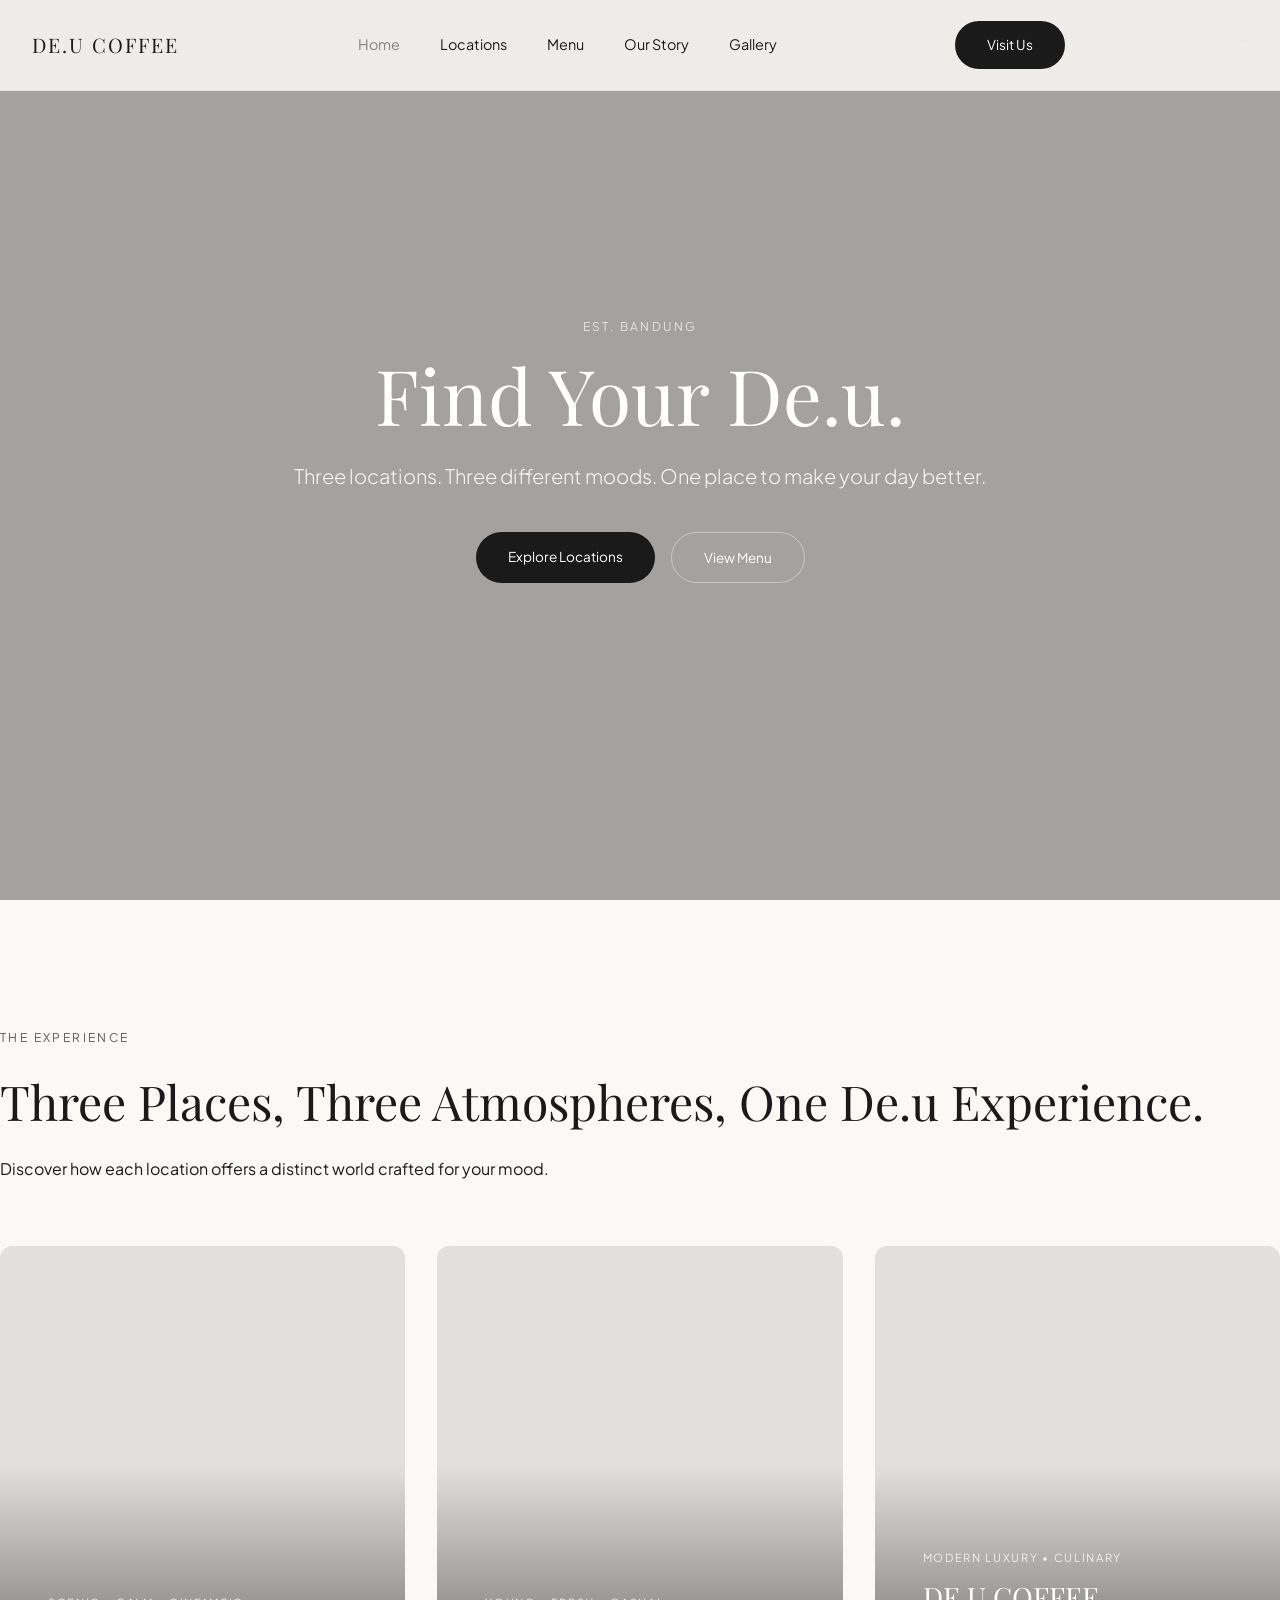
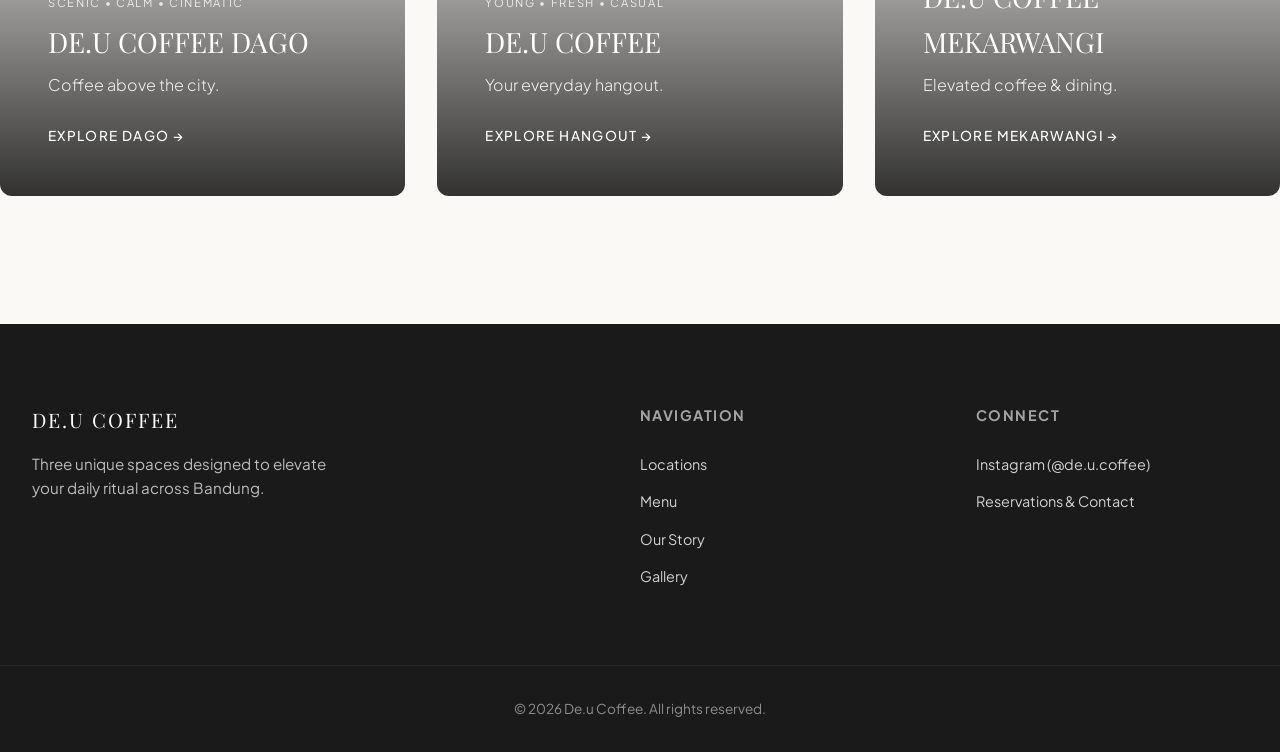
<file: index.html>
<!DOCTYPE html>
<html lang="en">
<head>
    <meta charset="UTF-8">
    <meta name="viewport" content="width=device-width, initial-scale=1.0">
    <title>De.u Coffee — Three Places, Three Atmospheres, One Experience</title>
    <link rel="preconnect" href="https://fonts.googleapis.com">
    <link rel="preconnect" href="https://fonts.gstatic.com" crossorigin>
    <link href="https://fonts.googleapis.com/css2?family=Plus+Jakarta+Sans:wght@300;400;500;600&family=Playfair+Display:ital,wght@0,400;0,600;1,400&display=swap" rel="stylesheet">
    <link rel="stylesheet" href="style.css">
</head>
<body>

    <!-- Navigation -->
    <header class="site-header">
        <div class="nav-container">
            <a href="index.html" class="logo">DE.U COFFEE</a>
            <nav class="desktop-nav">
                <a href="index.html" class="active">Home</a>
                <a href="locations.html">Locations</a>
                <a href="menu.html">Menu</a>
                <a href="about.html">Our Story</a>
                <a href="gallery.html">Gallery</a>
            </nav>
            <div class="nav-cta">
                <a href="contact.html" class="btn-primary">Visit Us</a>
            </div>
            <button class="mobile-menu-toggle" aria-label="Toggle Menu">
                <span></span>
                <span></span>
            </button>
        </div>
    </header>

    <!-- Homepage Hero -->
    <section class="hero-home">
        <div class="hero-bg" style="background-image: url('https://images.unsplash.com/photo-1501339847302-ac426a4a7cbb?q=80&w=1920&auto=format&fit=crop');"></div>
        <div class="hero-overlay"></div>
        <div class="hero-content container">
            <span class="eyebrow">EST. BANDUNG</span>
            <h1>Find Your De.u.</h1>
            <p class="subheadline">Three locations. Three different moods. One place to make your day better.</p>
            <div class="hero-actions">
                <a href="locations.html" class="btn-primary">Explore Locations</a>
                <a href="menu.html" class="btn-secondary">View Menu</a>
            </div>
        </div>
    </section>

    <!-- Three Branches Showcase -->
    <section class="branches-showcase container">
        <div class="section-header text-center">
            <span class="eyebrow">THE EXPERIENCE</span>
            <h2>Three Places, Three Atmospheres, One De.u Experience.</h2>
            <p>Discover how each location offers a distinct world crafted for your mood.</p>
        </div>

        <div class="branch-grid">
            <!-- Card 01: Dago -->
            <a href="dago.html" class="branch-card dago">
                <div class="card-image" style="background-image: url('https://images.unsplash.com/photo-1511920170033-f8396924c348?q=80&w=1000&auto=format&fit=crop');"></div>
                <div class="card-overlay"></div>
                <div class="card-content">
                    <span class="tag">Scenic • Calm • Cinematic</span>
                    <h3>DE.U COFFEE DAGO</h3>
                    <p class="tagline">Coffee above the city.</p>
                    <span class="explore-link">Explore Dago &rarr;</span>
                </div>
            </a>

            <!-- Card 02: Hangout -->
            <a href="hangout.html" class="branch-card hangout">
                <div class="card-image" style="background-image: url('https://images.unsplash.com/photo-1554118811-1e0d58224f24?q=80&w=1000&auto=format&fit=crop');"></div>
                <div class="card-overlay"></div>
                <div class="card-content">
                    <span class="tag">Young • Fresh • Casual</span>
                    <h3>DE.U COFFEE</h3>
                    <p class="tagline">Your everyday hangout.</p>
                    <span class="explore-link">Explore Hangout &rarr;</span>
                </div>
            </a>

            <!-- Card 03: Mekarwangi -->
            <a href="mekarwangi.html" class="branch-card mekarwangi">
                <div class="card-image" style="background-image: url('https://images.unsplash.com/photo-1559925393-8be0ec4767c8?q=80&w=1000&auto=format&fit=crop');"></div>
                <div class="card-overlay"></div>
                <div class="card-content">
                    <span class="tag">Modern Luxury • Culinary</span>
                    <h3>DE.U COFFEE MEKARWANGI</h3>
                    <p class="tagline">Elevated coffee & dining.</p>
                    <span class="explore-link">Explore Mekarwangi &rarr;</span>
                </div>
            </a>
        </div>
    </section>

    <!-- Footer -->
    <footer class="site-footer">
        <div class="container footer-grid">
            <div class="footer-col">
                <h3>DE.U COFFEE</h3>
                <p>Three unique spaces designed to elevate your daily ritual across Bandung.</p>
            </div>
            <div class="footer-col">
                <h4>Navigation</h4>
                <ul>
                    <li><a href="locations.html">Locations</a></li>
                    <li><a href="menu.html">Menu</a></li>
                    <li><a href="about.html">Our Story</a></li>
                    <li><a href="gallery.html">Gallery</a></li>
                </ul>
            </div>
            <div class="footer-col">
                <h4>Connect</h4>
                <ul>
                    <li><a href="https://instagram.com" target="_blank">Instagram (@de.u.coffee)</a></li>
                    <li><a href="contact.html">Reservations & Contact</a></li>
                </ul>
            </div>
        </div>
        <div class="footer-bottom container">
            <p>&copy; 2026 De.u Coffee. All rights reserved.</p>
        </div>
    </footer>

</body>
</html>
</file>
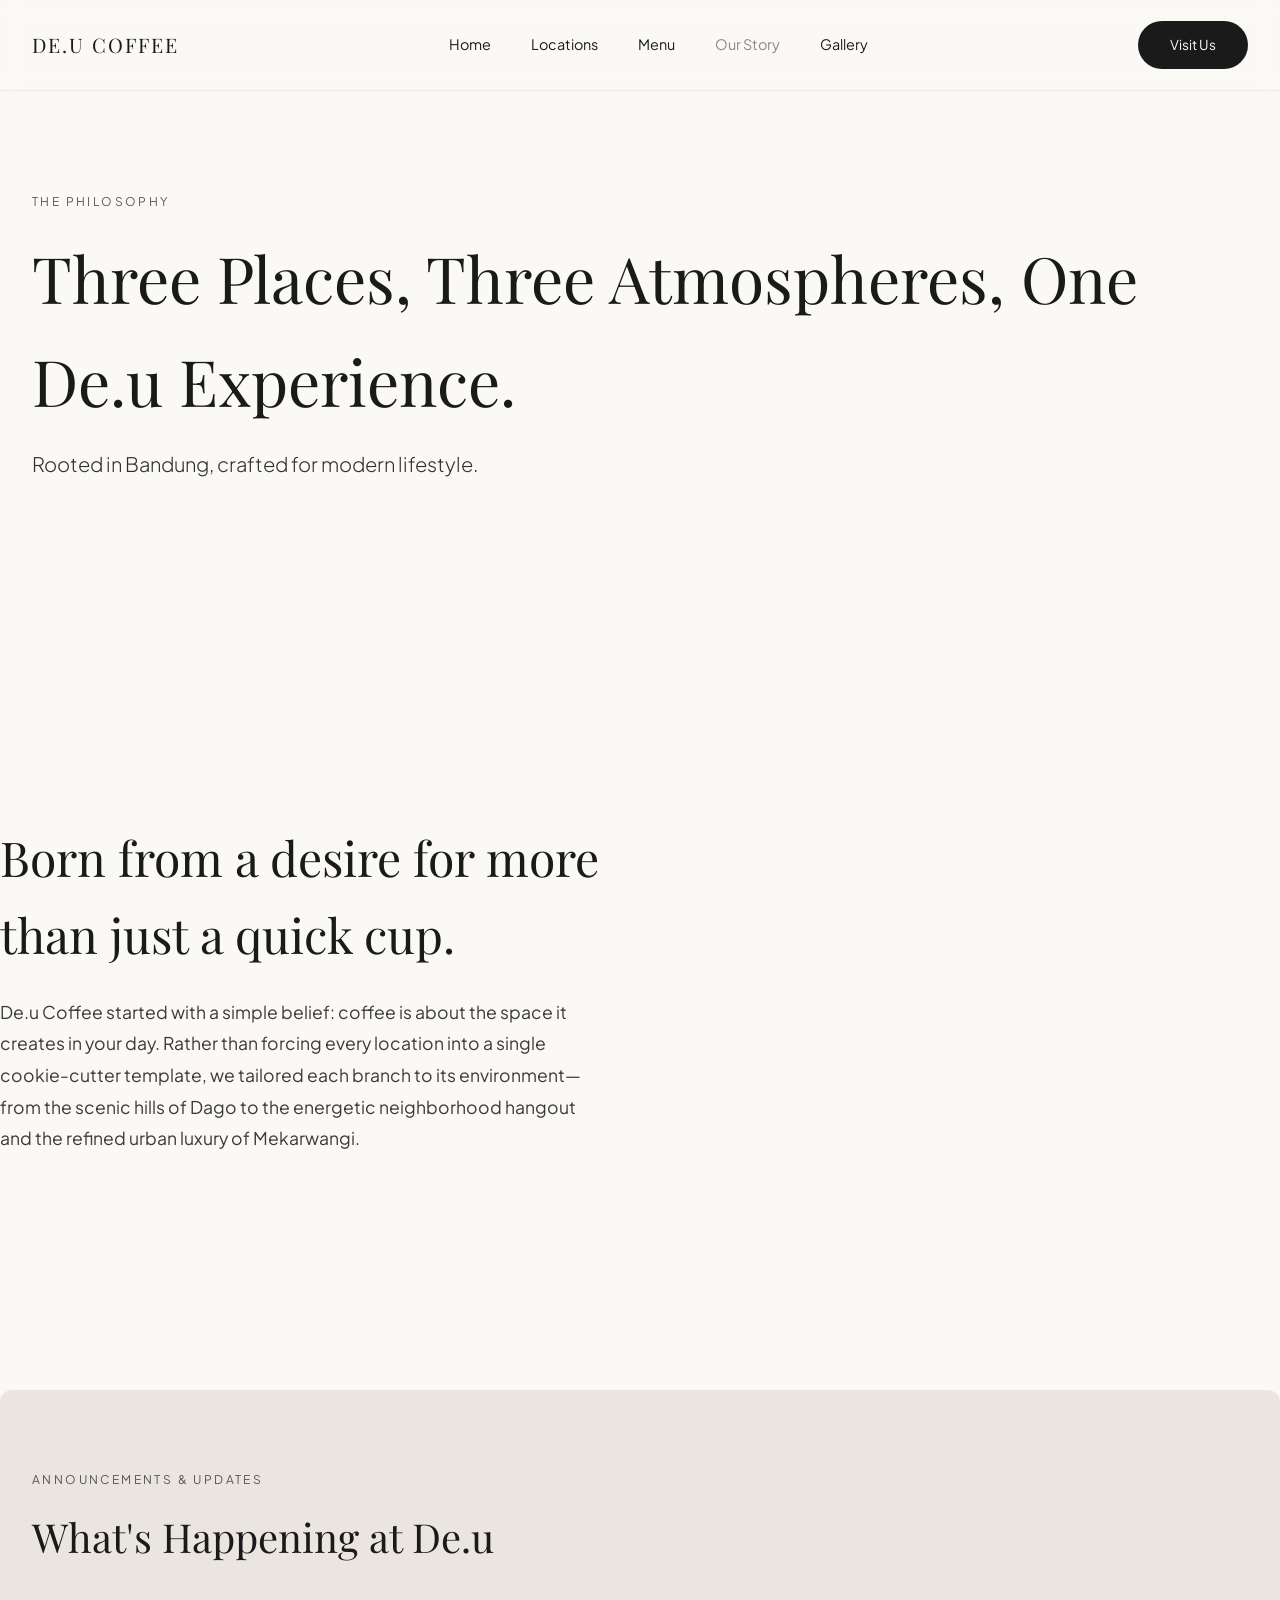
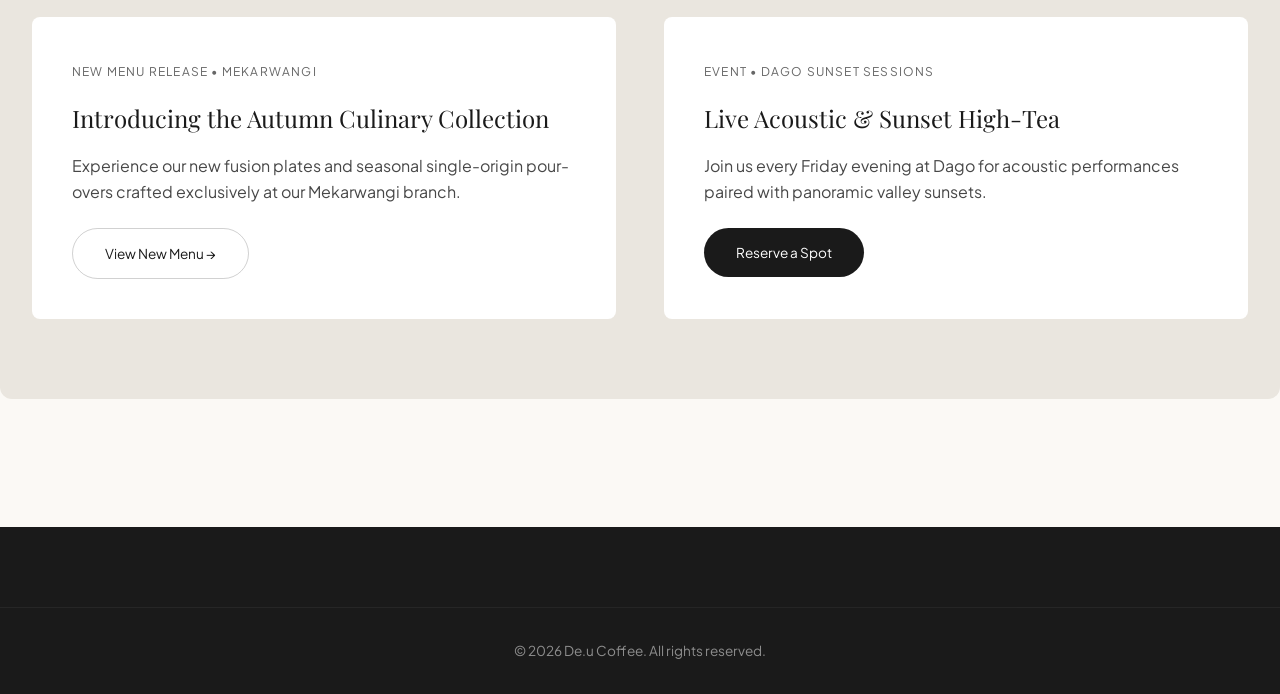
<file: about.html>
<!DOCTYPE html>
<html lang="en">
<head>
    <meta charset="UTF-8">
    <meta name="viewport" content="width=device-width, initial-scale=1.0">
    <title>Our Story & News — De.u Coffee</title>
    <meta name="description" content="Discover the origins of De.u Coffee in Bandung and check out our latest announcements, seasonal pop-ups, and new menu releases.">
    <link rel="preconnect" href="https://fonts.googleapis.com">
    <link rel="preconnect" href="https://fonts.gstatic.com" crossorigin>
    <link href="https://fonts.googleapis.com/css2?family=Plus+Jakarta+Sans:wght@300;400;500;600&family=Playfair+Display:ital,wght@0,400;0,600;1,400&display=swap" rel="stylesheet">
    <link rel="stylesheet" href="style.css">
</head>
<body>

    <!-- Navigation -->
    <header class="site-header">
        <div class="nav-container">
            <a href="index.html" class="logo">DE.U COFFEE</a>
            <nav class="desktop-nav">
                <a href="index.html">Home</a>
                <a href="locations.html">Locations</a>
                <a href="menu.html">Menu</a>
                <a href="about.html" class="active">Our Story</a>
                <a href="gallery.html">Gallery</a>
            </nav>
            <div class="nav-cta"><a href="contact.html" class="btn-primary">Visit Us</a></div>
        </div>
    </header>

    <!-- Page Header -->
    <section class="page-header container">
        <span class="eyebrow">THE PHILOSOPHY</span>
        <h1>Three Places, Three Atmospheres, One De.u Experience.</h1>
        <p class="subheadline">Rooted in Bandung, crafted for modern lifestyle.</p>
    </section>

    <!-- Brand Story Section -->
    <section class="section-padding container">
        <div class="split-layout">
            <div class="split-text">
                <h2>Born from a desire for more than just a quick cup.</h2>
                <p>De.u Coffee started with a simple belief: coffee is about the space it creates in your day. Rather than forcing every location into a single cookie-cutter template, we tailored each branch to its environment—from the scenic hills of Dago to the energetic neighborhood hangout and the refined urban luxury of Mekarwangi.</p>
            </div>
            <div class="split-image" style="background-image: url('https://images.unsplash.com/photo-1442512595331-e89e73853f31?q=80&w=1000&auto=format&fit=crop');"></div>
        </div>
    </section>

    <!-- What's New & Announcements (Ads / Updates) -->
    <section class="section-padding container whats-new-section" style="background: var(--soft-gray); padding: 5rem 2rem; border-radius: 12px; margin-bottom: 8rem;">
        <span class="eyebrow">ANNOUNCEMENTS & UPDATES</span>
        <h2 style="font-size: 2.5rem; margin-bottom: 3rem;">What's Happening at De.u</h2>
        
        <div class="news-grid" style="display: grid; grid-template-columns: repeat(2, 1fr); gap: 3rem;">
            <div class="news-card" style="background: #fff; padding: 2.5rem; border-radius: 8px;">
                <span class="tag" style="color: #666; font-size: 0.75rem; letter-spacing: 0.1em; text-transform: uppercase;">New Menu Release • Mekarwangi</span>
                <h3 style="font-size: 1.5rem; margin: 1rem 0;">Introducing the Autumn Culinary Collection</h3>
                <p style="opacity: 0.8; margin-bottom: 1.5rem;">Experience our new fusion plates and seasonal single-origin pour-overs crafted exclusively at our Mekarwangi branch.</p>
                <a href="menu.html" class="btn-secondary">View New Menu &rarr;</a>
            </div>
            <div class="news-card" style="background: #fff; padding: 2.5rem; border-radius: 8px;">
                <span class="tag" style="color: #666; font-size: 0.75rem; letter-spacing: 0.1em; text-transform: uppercase;">Event • Dago Sunset Sessions</span>
                <h3 style="font-size: 1.5rem; margin: 1rem 0;">Live Acoustic & Sunset High-Tea</h3>
                <p style="opacity: 0.8; margin-bottom: 1.5rem;">Join us every Friday evening at Dago for acoustic performances paired with panoramic valley sunsets.</p>
                <a href="contact.html" class="btn-primary">Reserve a Spot</a>
            </div>
        </div>
    </section>

    <!-- Footer -->
    <footer class="site-footer">
        <div class="container footer-bottom">
            <p>&copy; 2026 De.u Coffee. All rights reserved.</p>
        </div>
    </footer>
</body>
</html>
</file>
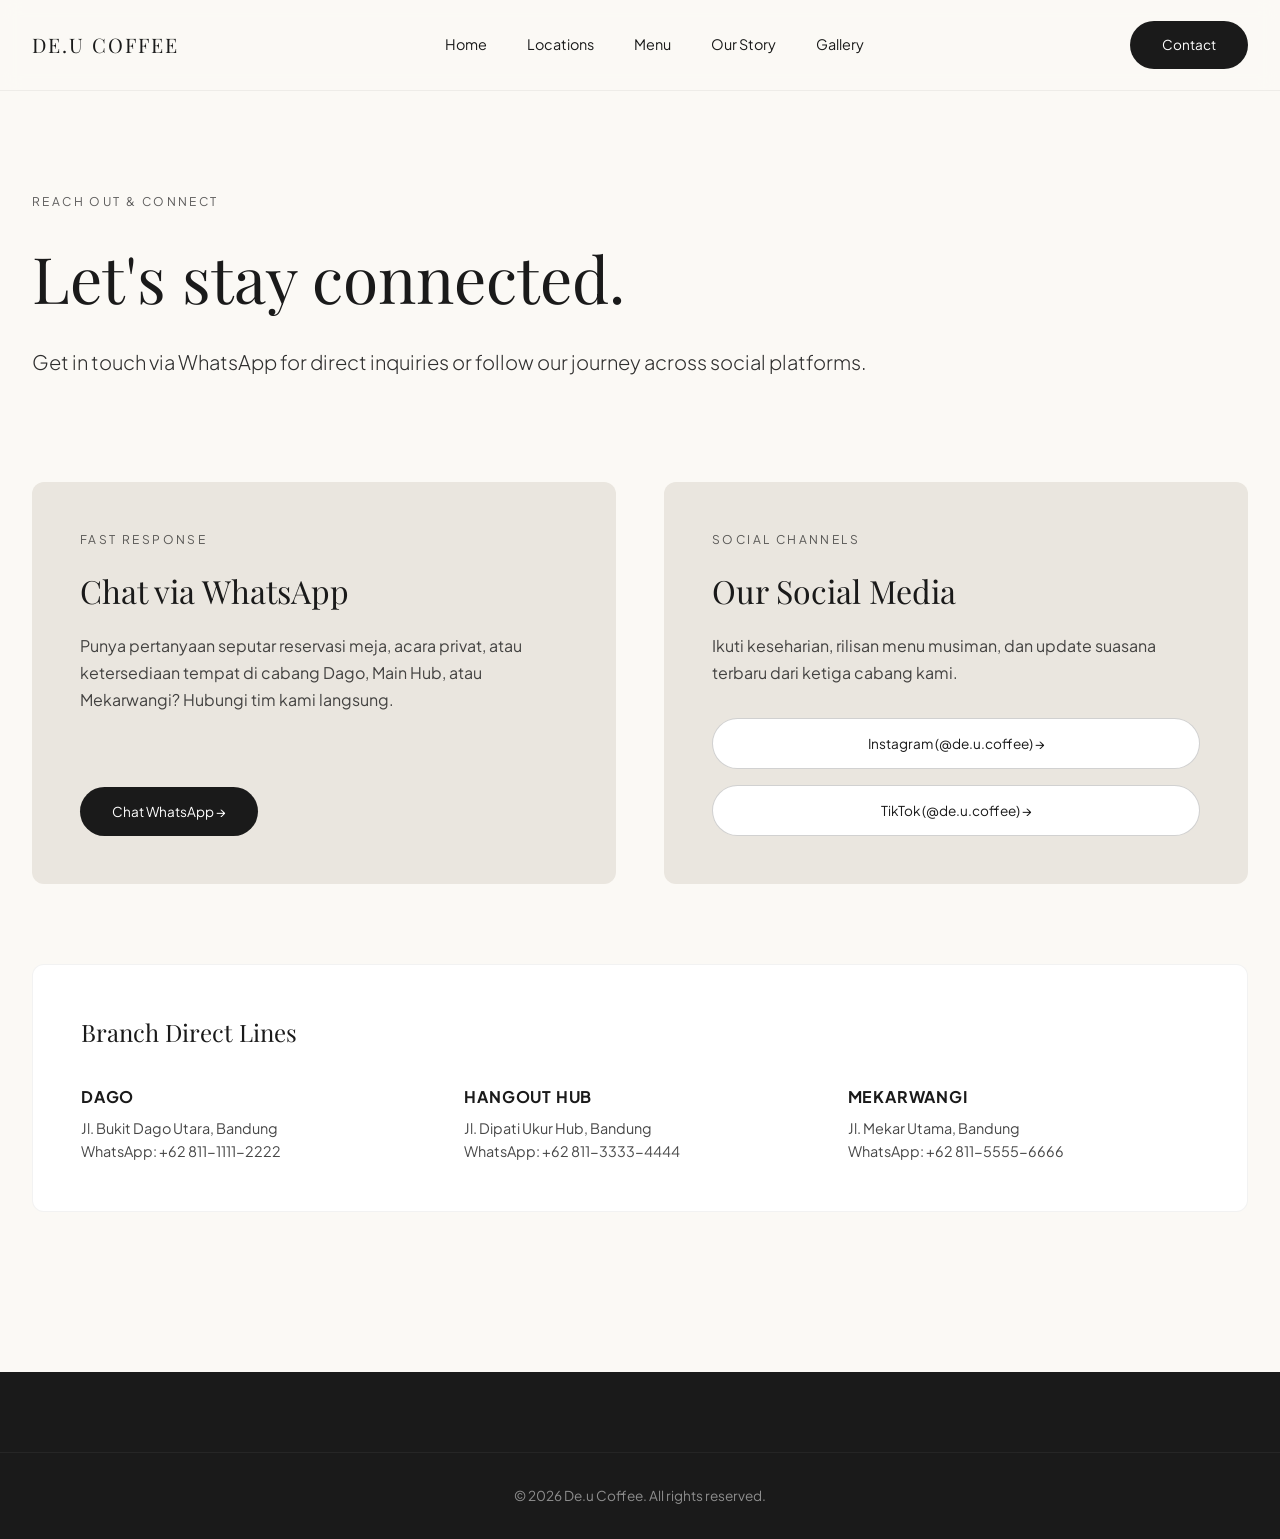
<file: contact.html>
<!DOCTYPE html>
<html lang="en">
<head>
    <meta charset="UTF-8">
    <meta name="viewport" content="width=device-width, initial-scale=1.0">
    <title>Contact & Socials — De.u Coffee Bandung</title>
    <meta name="description" content="Connect with De.u Coffee via WhatsApp, Instagram, and official social channels for reservations, inquiries, and branch information across Bandung.">
    
    <!-- Open Graph SEO -->
    <meta property="og:title" content="Contact & Socials — De.u Coffee Bandung">
    <meta property="og:description" content="Reach out to De.u Coffee directly via WhatsApp or explore our social media channels.">
    <meta property="og:image" content="https://images.unsplash.com/photo-1501339847302-ac426a4a7cbb?q=80&w=1200&auto=format&fit=crop">
    <meta property="og:type" content="website">

    <link rel="preconnect" href="https://fonts.googleapis.com">
    <link rel="preconnect" href="https://fonts.gstatic.com" crossorigin>
    <link href="https://fonts.googleapis.com/css2?family=Plus+Jakarta+Sans:wght@300;400;500;600&family=Playfair+Display:ital,wght@0,400;0,600;1,400&display=swap" rel="stylesheet">
    <link rel="stylesheet" href="style.css">

    <!-- Schema JSON-LD for Local Business SEO -->
    <script type="application/ld+json">
    {
      "@context": "https://schema.org",
      "@type": "Organization",
      "name": "De.u Coffee",
      "url": "https://deucoffee.com",
      "sameAs": [
        "https://instagram.com/de.u.coffee",
        "https://wa.me/6281234567890"
      ]
    }
    </script>
</head>
<body>

    <!-- Navigation -->
    <header class="site-header">
        <div class="nav-container">
            <a href="index.html" class="logo">DE.U COFFEE</a>
            <nav class="desktop-nav">
                <a href="index.html">Home</a>
                <a href="locations.html">Locations</a>
                <a href="menu.html">Menu</a>
                <a href="about.html">Our Story</a>
                <a href="gallery.html">Gallery</a>
            </nav>
            <div class="nav-cta"><a href="contact.html" class="btn-primary active">Contact</a></div>
        </div>
    </header>

    <!-- Page Header -->
    <section class="page-header container">
        <span class="eyebrow">REACH OUT & CONNECT</span>
        <h1>Let's stay connected.</h1>
        <p class="subheadline">Get in touch via WhatsApp for direct inquiries or follow our journey across social platforms.</p>
    </section>

    <!-- Contact & Social Hub Section -->
    <section class="container contact-hub-section" style="padding-bottom: 10rem;">
        
        <div class="contact-grid" style="display: grid; grid-template-columns: 1fr 1fr; gap: 3rem;">
            
            <!-- Column 1: Direct WhatsApp Hub -->
            <div class="contact-card whatsapp-card" style="background: var(--soft-gray); padding: 3rem; border-radius: 12px; display: flex; flex-direction: column; justify-content: space-between;">
                <div>
                    <span class="eyebrow">FAST RESPONSE</span>
                    <h2 style="font-size: 2rem; margin-bottom: 1rem;">Chat via WhatsApp</h2>
                    <p style="opacity: 0.8; margin-bottom: 2rem; line-height: 1.7;">Punya pertanyaan seputar reservasi meja, acara privat, atau ketersediaan tempat di cabang Dago, Main Hub, atau Mekarwangi? Hubungi tim kami langsung.</p>
                </div>
                <div class="wa-actions">
                    <a href="https://wa.me/6281234567890?text=Halo%20De.u%20Coffee,%20saya%20ingin%20bertanya%20mengenai..." target="_blank" class="btn-primary" style="display: inline-block; text-align: center;">Chat WhatsApp &rarr;</a>
                </div>
            </div>

            <!-- Column 2: Social Media Hub -->
            <div class="contact-card socials-card" style="background: var(--soft-gray); padding: 3rem; border-radius: 12px; display: flex; flex-direction: column; justify-content: space-between;">
                <div>
                    <span class="eyebrow">SOCIAL CHANNELS</span>
                    <h2 style="font-size: 2rem; margin-bottom: 1rem;">Our Social Media</h2>
                    <p style="opacity: 0.8; margin-bottom: 2rem; line-height: 1.7;">Ikuti keseharian, rilisan menu musiman, dan update suasana terbaru dari ketiga cabang kami.</p>
                </div>
                <div class="social-links-list" style="display: flex; flex-direction: column; gap: 1rem;">
                    <a href="https://instagram.com/de.u.coffee" target="_blank" class="btn-secondary" style="text-align: center; background: #fff;">Instagram (@de.u.coffee) &rarr;</a>
                    <a href="https://tiktok.com/@de.u.coffee" target="_blank" class="btn-secondary" style="text-align: center; background: #fff;">TikTok (@de.u.coffee) &rarr;</a>
                </div>
            </div>

        </div>

        <!-- Branch Quick Contact Info -->
        <div class="branch-direct-info" style="margin-top: 5rem; background: #fff; padding: 3rem; border-radius: 12px; border: 1px solid rgba(0,0,0,0.05);">
            <h3 style="font-size: 1.5rem; margin-bottom: 2rem; font-family: var(--font-serif);">Branch Direct Lines</h3>
            <div class="branch-contact-grid" style="display: grid; grid-template-columns: repeat(3, 1fr); gap: 2rem;">
                <div>
                    <h4 style="font-size: 1rem; margin-bottom: 0.5rem; text-transform: uppercase; letter-spacing: 0.05em;">Dago</h4>
                    <p style="opacity: 0.8; font-size: 0.9rem;">Jl. Bukit Dago Utara, Bandung<br>WhatsApp: +62 811-1111-2222</p>
                </div>
                <div>
                    <h4 style="font-size: 1rem; margin-bottom: 0.5rem; text-transform: uppercase; letter-spacing: 0.05em;">Hangout Hub</h4>
                    <p style="opacity: 0.8; font-size: 0.9rem;">Jl. Dipati Ukur Hub, Bandung<br>WhatsApp: +62 811-3333-4444</p>
                </div>
                <div>
                    <h4 style="font-size: 1rem; margin-bottom: 0.5rem; text-transform: uppercase; letter-spacing: 0.05em;">Mekarwangi</h4>
                    <p style="opacity: 0.8; font-size: 0.9rem;">Jl. Mekar Utama, Bandung<br>WhatsApp: +62 811-5555-6666</p>
                </div>
            </div>
        </div>

    </section>

    <!-- Footer -->
    <footer class="site-footer">
        <div class="container footer-bottom">
            <p>&copy; 2026 De.u Coffee. All rights reserved.</p>
        </div>
    </footer>

</body>
</html>
</file>
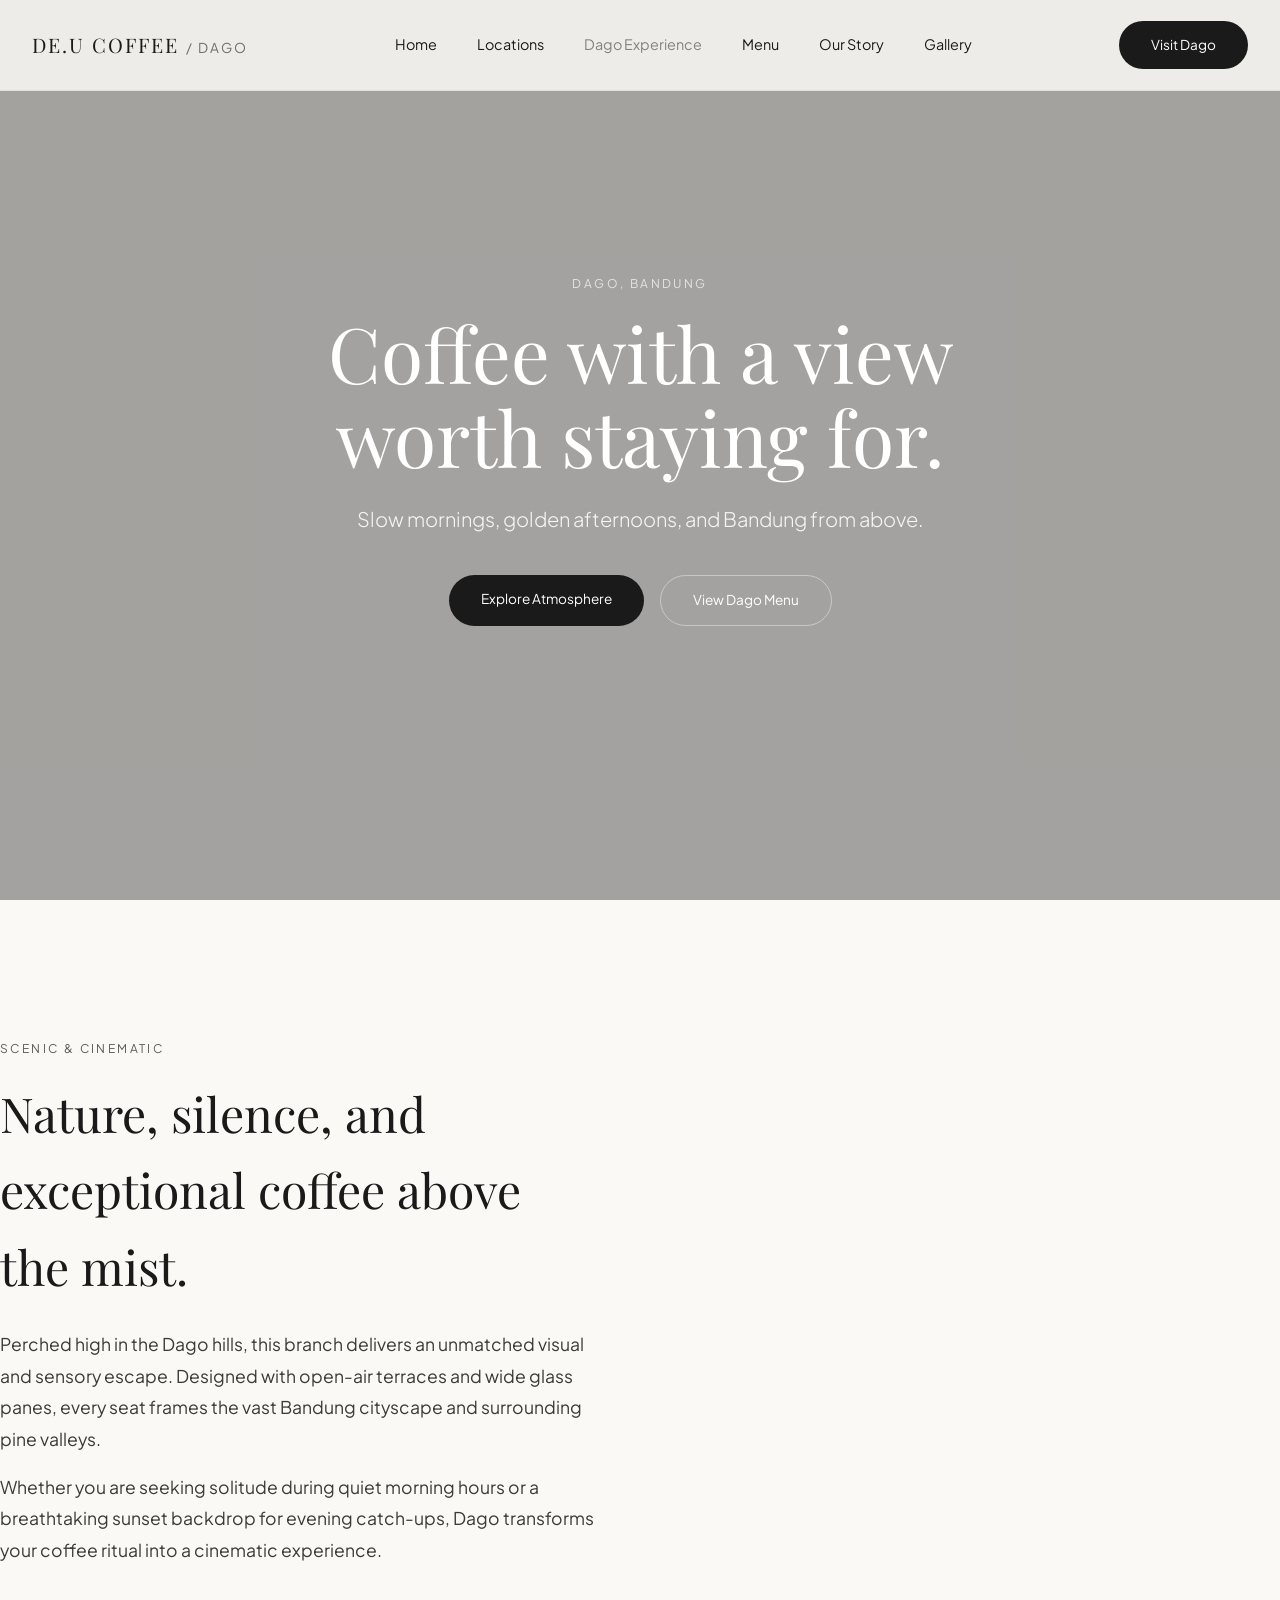
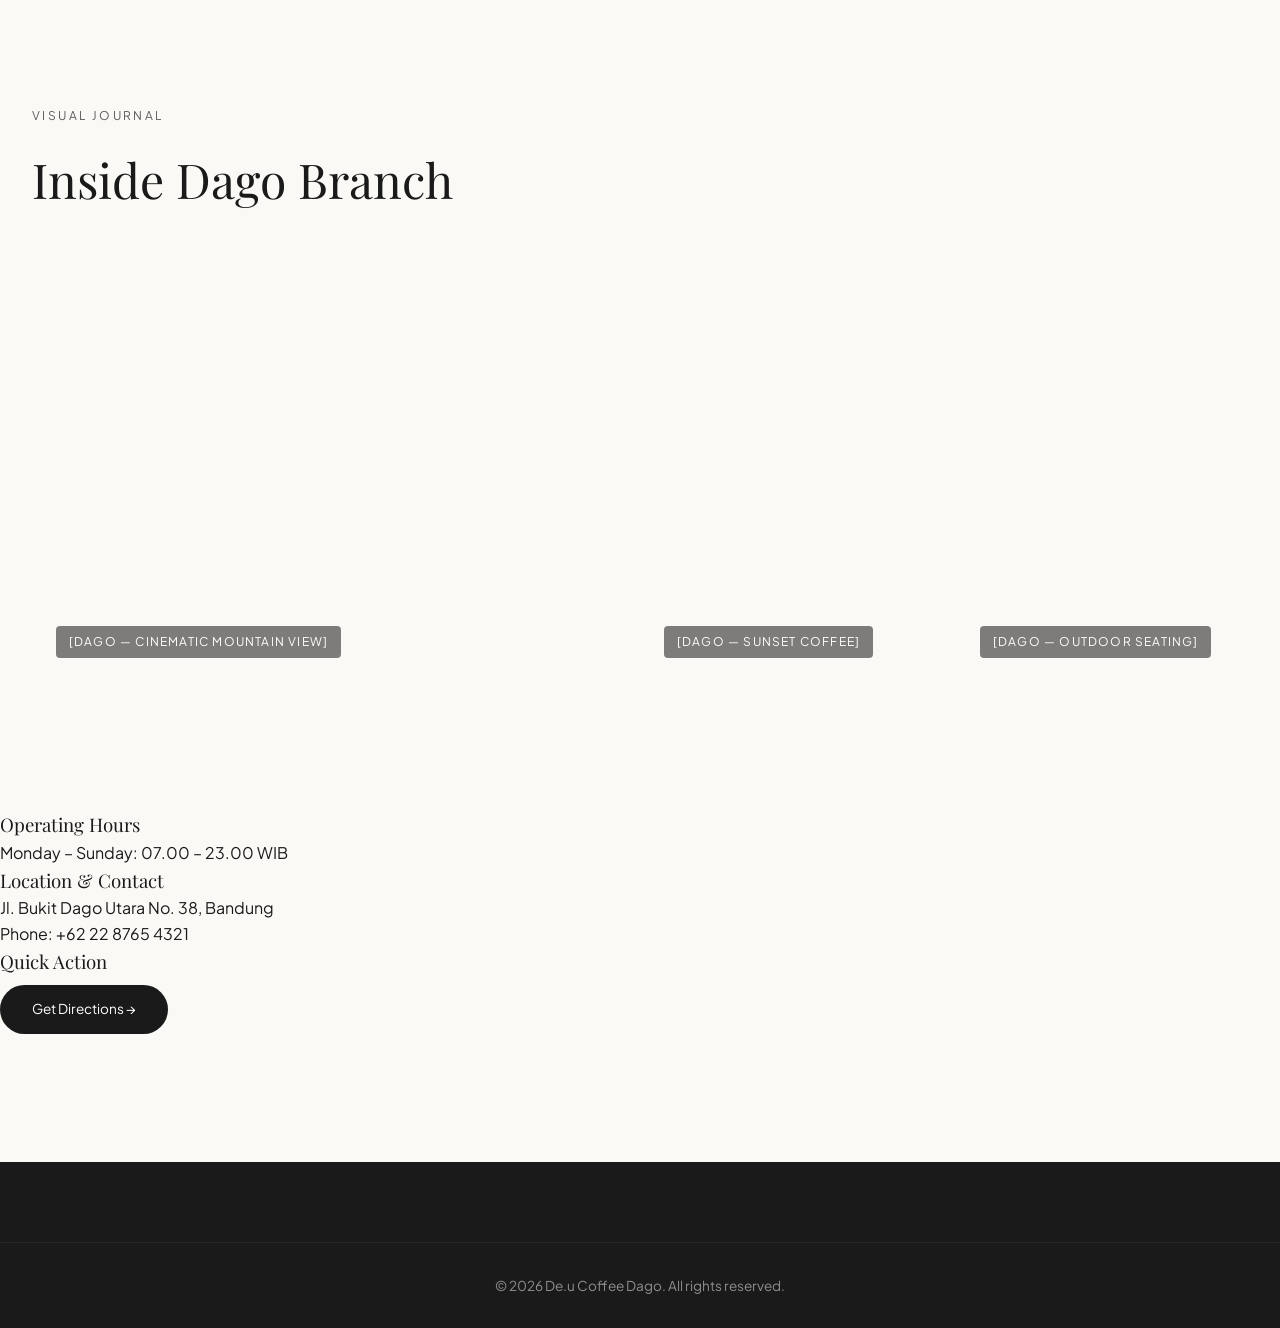
<file: dago.html>
<!DOCTYPE html>
<html lang="en">
<head>
    <meta charset="UTF-8">
    <meta name="viewport" content="width=device-width, initial-scale=1.0">
    <title>De.u Coffee Dago — Coffee Above The City | Bandung</title>
    <meta name="description" content="Experience scenic mountain views, golden hour sunsets, and specialty coffee above the city at De.u Coffee Dago, Bandung.">
    <!-- Open Graph SEO -->
    <meta property="og:title" content="De.u Coffee Dago — Coffee Above The City">
    <meta property="og:description" content="Scenic, calm, and cinematic outdoor coffee experience in Dago, Bandung.">
    <meta property="og:image" content="https://images.unsplash.com/photo-1511920170033-f8396924c348?q=80&w=1200&auto=format&fit=crop">
    <meta property="og:type" content="website">
    
    <link rel="preconnect" href="https://fonts.googleapis.com">
    <link rel="preconnect" href="https://fonts.gstatic.com" crossorigin>
    <link href="https://fonts.googleapis.com/css2?family=Plus+Jakarta+Sans:wght@300;400;500;600&family=Playfair+Display:ital,wght@0,400;0,600;1,400&display=swap" rel="stylesheet">
    <link rel="stylesheet" href="style.css">

    <!-- Schema JSON-LD for Local Business SEO -->
    <script type="application/ld+json">
    {
      "@context": "https://schema.org",
      "@type": "CafeOrCoffeeShop",
      "name": "De.u Coffee Dago",
      "image": "https://images.unsplash.com/photo-1511920170033-f8396924c348",
      "address": {
        "@type": "PostalAddress",
        "streetAddress": "Jl. Bukit Dago Utara",
        "addressLocality": "Bandung",
        "addressRegion": "Jawa Barat",
        "postalCode": "40135",
        "addressCountry": "ID"
      },
      "openingHours": "Mo-Su 07:00-23:00",
      "priceRange": "$$"
    }
    </script>
</head>
<body class="theme-dago">

    <!-- Navigation -->
    <header class="site-header">
        <div class="nav-container">
            <a href="index.html" class="logo">DE.U COFFEE <span class="sub-branch">/ DAGO</span></a>
            <nav class="desktop-nav">
                <a href="index.html">Home</a>
                <a href="locations.html">Locations</a>
                <a href="dago.html" class="active">Dago Experience</a>
                <a href="menu.html">Menu</a>
                <a href="about.html">Our Story</a>
                <a href="gallery.html">Gallery</a>
            </nav>
            <div class="nav-cta"><a href="contact.html" class="btn-primary">Visit Dago</a></div>
        </div>
    </header>

    <!-- Cinematic Hero -->
    <section class="hero-home">
        <div class="hero-bg" style="background-image: url('https://images.unsplash.com/photo-1511920170033-f8396924c348?q=80&w=1920&auto=format&fit=crop');"></div>
        <div class="hero-overlay"></div>
        <div class="hero-content container">
            <span class="eyebrow">DAGO, BANDUNG</span>
            <h1>Coffee with a view worth staying for.</h1>
            <p class="subheadline">Slow mornings, golden afternoons, and Bandung from above.</p>
            <div class="hero-actions">
                <a href="#atmosphere" class="btn-primary">Explore Atmosphere</a>
                <a href="menu.html" class="btn-secondary">View Dago Menu</a>
            </div>
        </div>
    </section>

    <!-- Detailed Branch Story -->
    <section class="section-padding container">
        <div class="split-layout">
            <div class="split-text">
                <span class="eyebrow">SCENIC & CINEMATIC</span>
                <h2>Nature, silence, and exceptional coffee above the mist.</h2>
                <p>Perched high in the Dago hills, this branch delivers an unmatched visual and sensory escape. Designed with open-air terraces and wide glass panes, every seat frames the vast Bandung cityscape and surrounding pine valleys.</p>
                <p style="margin-top: 1rem;">Whether you are seeking solitude during quiet morning hours or a breathtaking sunset backdrop for evening catch-ups, Dago transforms your coffee ritual into a cinematic experience.</p>
            </div>
            <div class="split-image" style="background-image: url('https://images.unsplash.com/photo-1501339847302-ac426a4a7cbb?q=80&w=1000&auto=format&fit=crop');"></div>
        </div>
    </section>

    <!-- Multi-Photo Atmosphere Gallery for Dago -->
    <section class="branch-gallery-section container">
        <div class="section-header text-center">
            <span class="eyebrow">VISUAL JOURNAL</span>
            <h2>Inside Dago Branch</h2>
        </div>
        <div class="photo-grid-editorial">
            <div class="grid-item large" style="background-image: url('https://images.unsplash.com/photo-1501339847302-ac426a4a7cbb?q=80&w=1000&auto=format&fit=crop');">
                <span class="photo-caption">[DAGO — CINEMATIC MOUNTAIN VIEW]</span>
            </div>
            <div class="grid-item" style="background-image: url('https://images.unsplash.com/photo-1495474472287-4d71bcdd2085?q=80&w=800&auto=format&fit=crop');">
                <span class="photo-caption">[DAGO — SUNSET COFFEE]</span>
            </div>
            <div class="grid-item" style="background-image: url('https://images.unsplash.com/photo-1517248135467-4c7edcad34c4?q=80&w=800&auto=format&fit=crop');">
                <span class="photo-caption">[DAGO — OUTDOOR SEATING]</span>
            </div>
        </div>
    </section>

    <!-- Branch Details & Hours -->
    <section class="section-padding container info-block">
        <div class="info-grid">
            <div>
                <h3>Operating Hours</h3>
                <p>Monday – Sunday: 07.00 – 23.00 WIB</p>
            </div>
            <div>
                <h3>Location & Contact</h3>
                <p>Jl. Bukit Dago Utara No. 38, Bandung<br>Phone: +62 22 8765 4321</p>
            </div>
            <div>
                <h3>Quick Action</h3>
                <a href="https://maps.google.com" target="_blank" class="btn-primary" style="margin-top: 0.5rem; display:inline-block;">Get Directions &rarr;</a>
            </div>
        </div>
    </section>

    <!-- Footer -->
    <footer class="site-footer">
        <div class="container footer-bottom">
            <p>&copy; 2026 De.u Coffee Dago. All rights reserved.</p>
        </div>
    </footer>
</body>
</html>
</file>
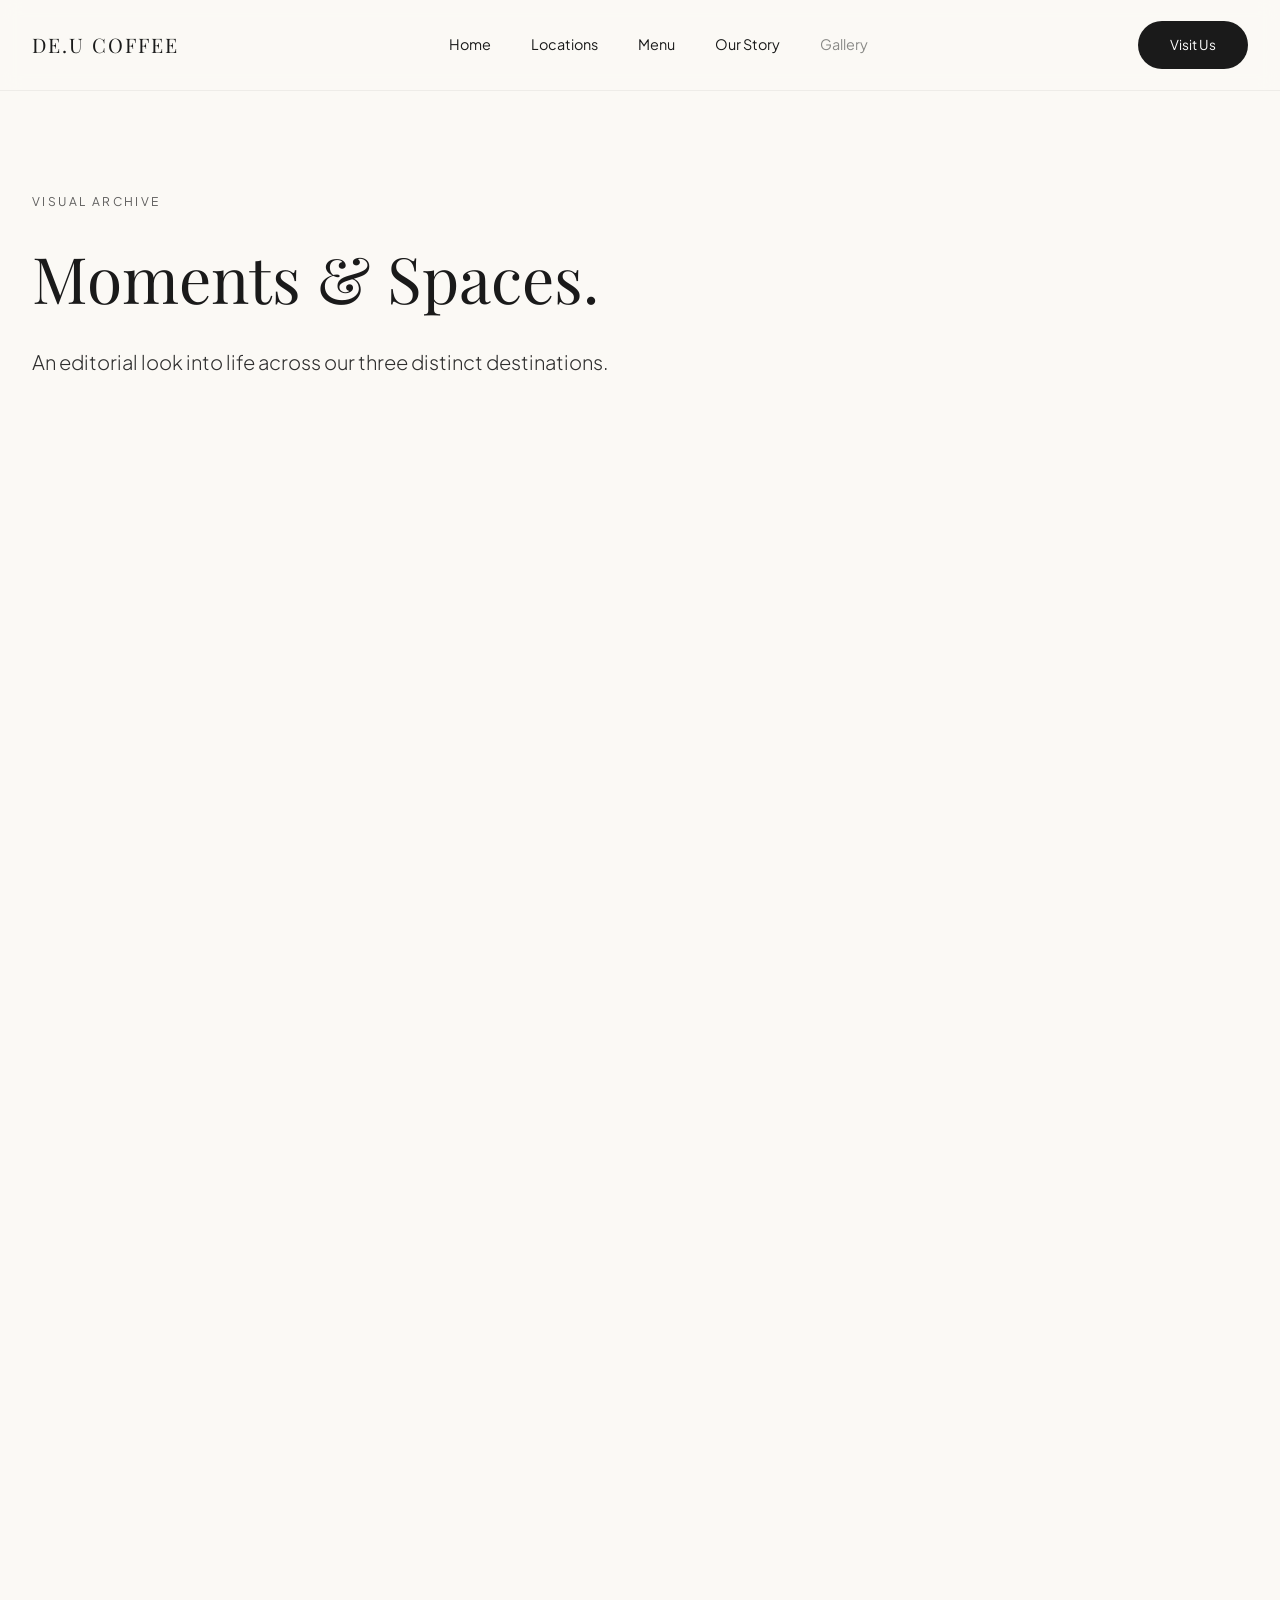
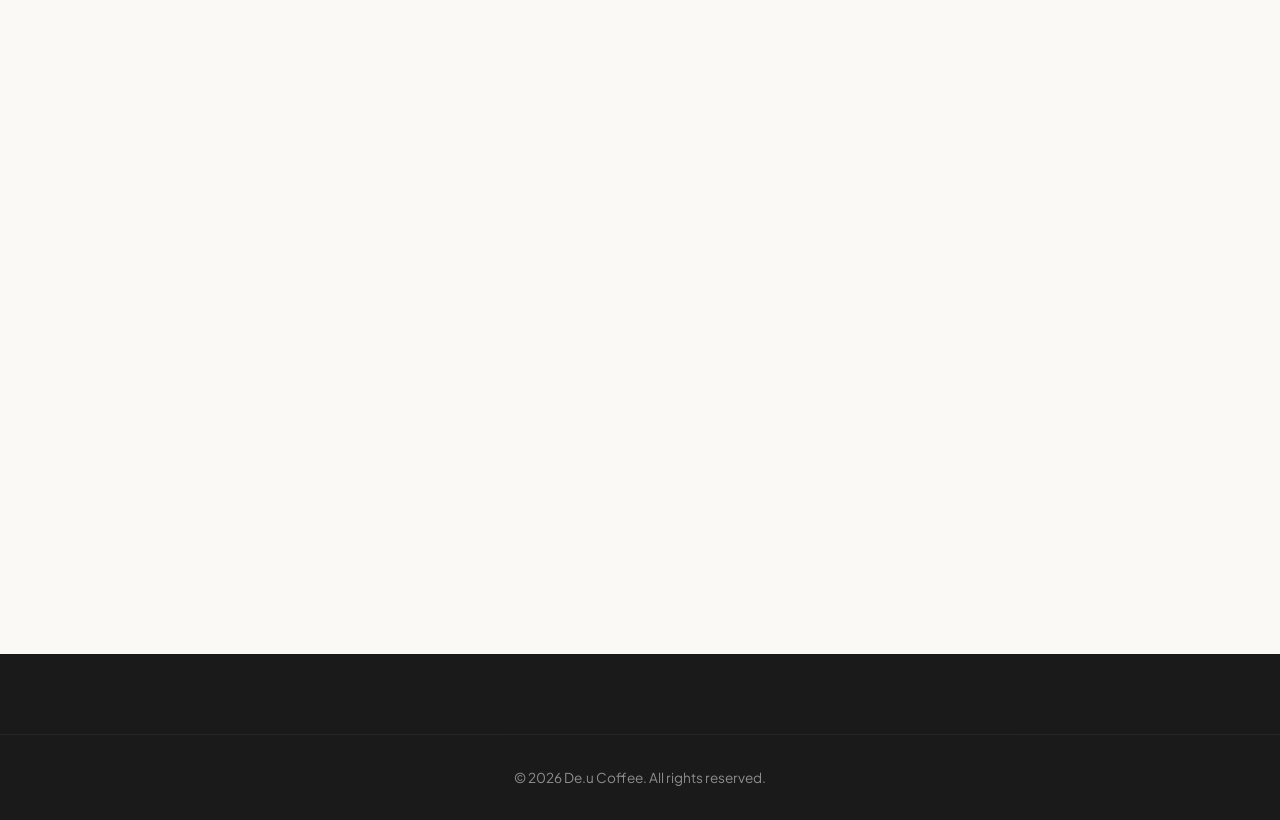
<file: gallery.html>
<!DOCTYPE html>
<html lang="en">
<head>
    <meta charset="UTF-8">
    <meta name="viewport" content="width=device-width, initial-scale=1.0">
    <title>Visual Archive & Gallery — De.u Coffee Bandung</title>
    <meta name="description" content="Explore the visual archive of De.u Coffee capturing cinematic landscapes, interior luxury, neighborhood hangouts, and specialty coffee moments across Bandung.">
    
    <!-- Open Graph SEO -->
    <meta property="og:title" content="Visual Archive & Gallery — De.u Coffee Bandung">
    <meta property="og:description" content="An editorial look into spaces, moments, and coffee craftsmanship at De.u Coffee.">
    <meta property="og:image" content="https://images.unsplash.com/photo-1501339847302-ac426a4a7cbb?q=80&w=1200&auto=format&fit=crop">
    <meta property="og:type" content="website">

    <link rel="preconnect" href="https://fonts.googleapis.com">
    <link rel="preconnect" href="https://fonts.gstatic.com" crossorigin>
    <link href="https://fonts.googleapis.com/css2?family=Plus+Jakarta+Sans:wght@300;400;500;600&family=Playfair+Display:ital,wght@0,400;0,600;1,400&display=swap" rel="stylesheet">
    <link rel="stylesheet" href="style.css">

    <!-- Schema JSON-LD for Image Gallery SEO -->
    <script type="application/ld+json">
    {
      "@context": "https://schema.org",
      "@type": "ImageGallery",
      "name": "De.u Coffee Visual Archive",
      "description": "Editorial gallery capturing the atmospheres of Dago, Main Hangout, and Mekarwangi branches.",
      "url": "https://deucoffee.com/gallery.html"
    }
    </script>
</head>
<body>

    <!-- Navigation -->
    <header class="site-header">
        <div class="nav-container">
            <a href="index.html" class="logo">DE.U COFFEE</a>
            <nav class="desktop-nav">
                <a href="index.html">Home</a>
                <a href="locations.html">Locations</a>
                <a href="menu.html">Menu</a>
                <a href="about.html">Our Story</a>
                <a href="gallery.html" class="active">Gallery</a>
            </nav>
            <div class="nav-cta"><a href="contact.html" class="btn-primary">Visit Us</a></div>
        </div>
    </header>

    <!-- Page Header -->
    <section class="page-header container">
        <span class="eyebrow">VISUAL ARCHIVE</span>
        <h1>Moments & Spaces.</h1>
        <p class="subheadline">An editorial look into life across our three distinct destinations.</p>
    </section>

    <!-- Extended Custom Gallery Template -->
    <section class="custom-gallery-container container" style="padding-bottom: 10rem;">
        <div class="editorial-masonry-grid">
            
            <!-- Photo 01 -->
            <div class="masonry-item tall" style="background-image: url('https://images.unsplash.com/photo-1501339847302-ac426a4a7cbb?q=80&w=1000&auto=format&fit=crop');">
                <div class="masonry-overlay">
                    <span>[DAGO — MOUNTAIN VIEW & VALLEY SUNSET]</span>
                </div>
            </div>

            <!-- Photo 02 -->
            <div class="masonry-item" style="background-image: url('https://images.unsplash.com/photo-1554118811-1e0d58224f24?q=80&w=1000&auto=format&fit=crop');">
                <div class="masonry-overlay">
                    <span>[HANGOUT — FRIENDLY INDOOR CORNER]</span>
                </div>
            </div>

            <!-- Photo 03 -->
            <div class="masonry-item" style="background-image: url('https://images.unsplash.com/photo-1559925393-8be0ec4767c8?q=80&w=1000&auto=format&fit=crop');">
                <div class="masonry-overlay">
                    <span>[MEKARWANGI — ARCHITECTURAL INTERIOR]</span>
                </div>
            </div>

            <!-- Photo 04 -->
            <div class="masonry-item tall" style="background-image: url('https://images.unsplash.com/photo-1514432324607-a09d9b4aefdd?q=80&w=1000&auto=format&fit=crop');">
                <div class="masonry-overlay">
                    <span>[COFFEE — POUR OVER BREWING PROCESS]</span>
                </div>
            </div>

            <!-- Photo 05 -->
            <div class="masonry-item" style="background-image: url('https://images.unsplash.com/photo-1517248135467-4c7edcad34c4?q=80&w=1000&auto=format&fit=crop');">
                <div class="masonry-overlay">
                    <span>[SOCIAL — WEEKEND GUEST GATHERINGS]</span>
                </div>
            </div>

            <!-- Photo 06 -->
            <div class="masonry-item" style="background-image: url('https://images.unsplash.com/photo-1550547660-d9450f859349?q=80&w=1000&auto=format&fit=crop');">
                <div class="masonry-overlay">
                    <span>[DIPATI UKUR — WORKSPACE & DAYLIGHT]</span>
                </div>
            </div>

            <!-- Photo 07 -->
            <div class="masonry-item" style="background-image: url('https://images.unsplash.com/photo-1565299624946-b28f40a0ae38?q=80&w=1000&auto=format&fit=crop');">
                <div class="masonry-overlay">
                    <span>[MEKARWANGI — CULINARY PLATES & DINING]</span>
                </div>
            </div>

            <!-- Photo 08 -->
            <div class="masonry-item tall" style="background-image: url('https://images.unsplash.com/photo-1511920170033-f8396924c348?q=80&w=1000&auto=format&fit=crop');">
                <div class="masonry-overlay">
                    <span>[DAGO — GOLDEN HOUR TERRACE]</span>
                </div>
            </div>

            <!-- Photo 09 -->
            <div class="masonry-item" style="background-image: url('https://images.unsplash.com/photo-1495474472287-4d71bcdd2085?q=80&w=1000&auto=format&fit=crop');">
                <div class="masonry-overlay">
                    <span>[COFFEE — ESPRESSO EXTRACTION CLOSE-UP]</span>
                </div>
            </div>

        </div>
    </section>

    <!-- Footer -->
    <footer class="site-footer">
        <div class="container footer-bottom">
            <p>&copy; 2026 De.u Coffee. All rights reserved.</p>
        </div>
    </footer>

</body>
</html>
</file>
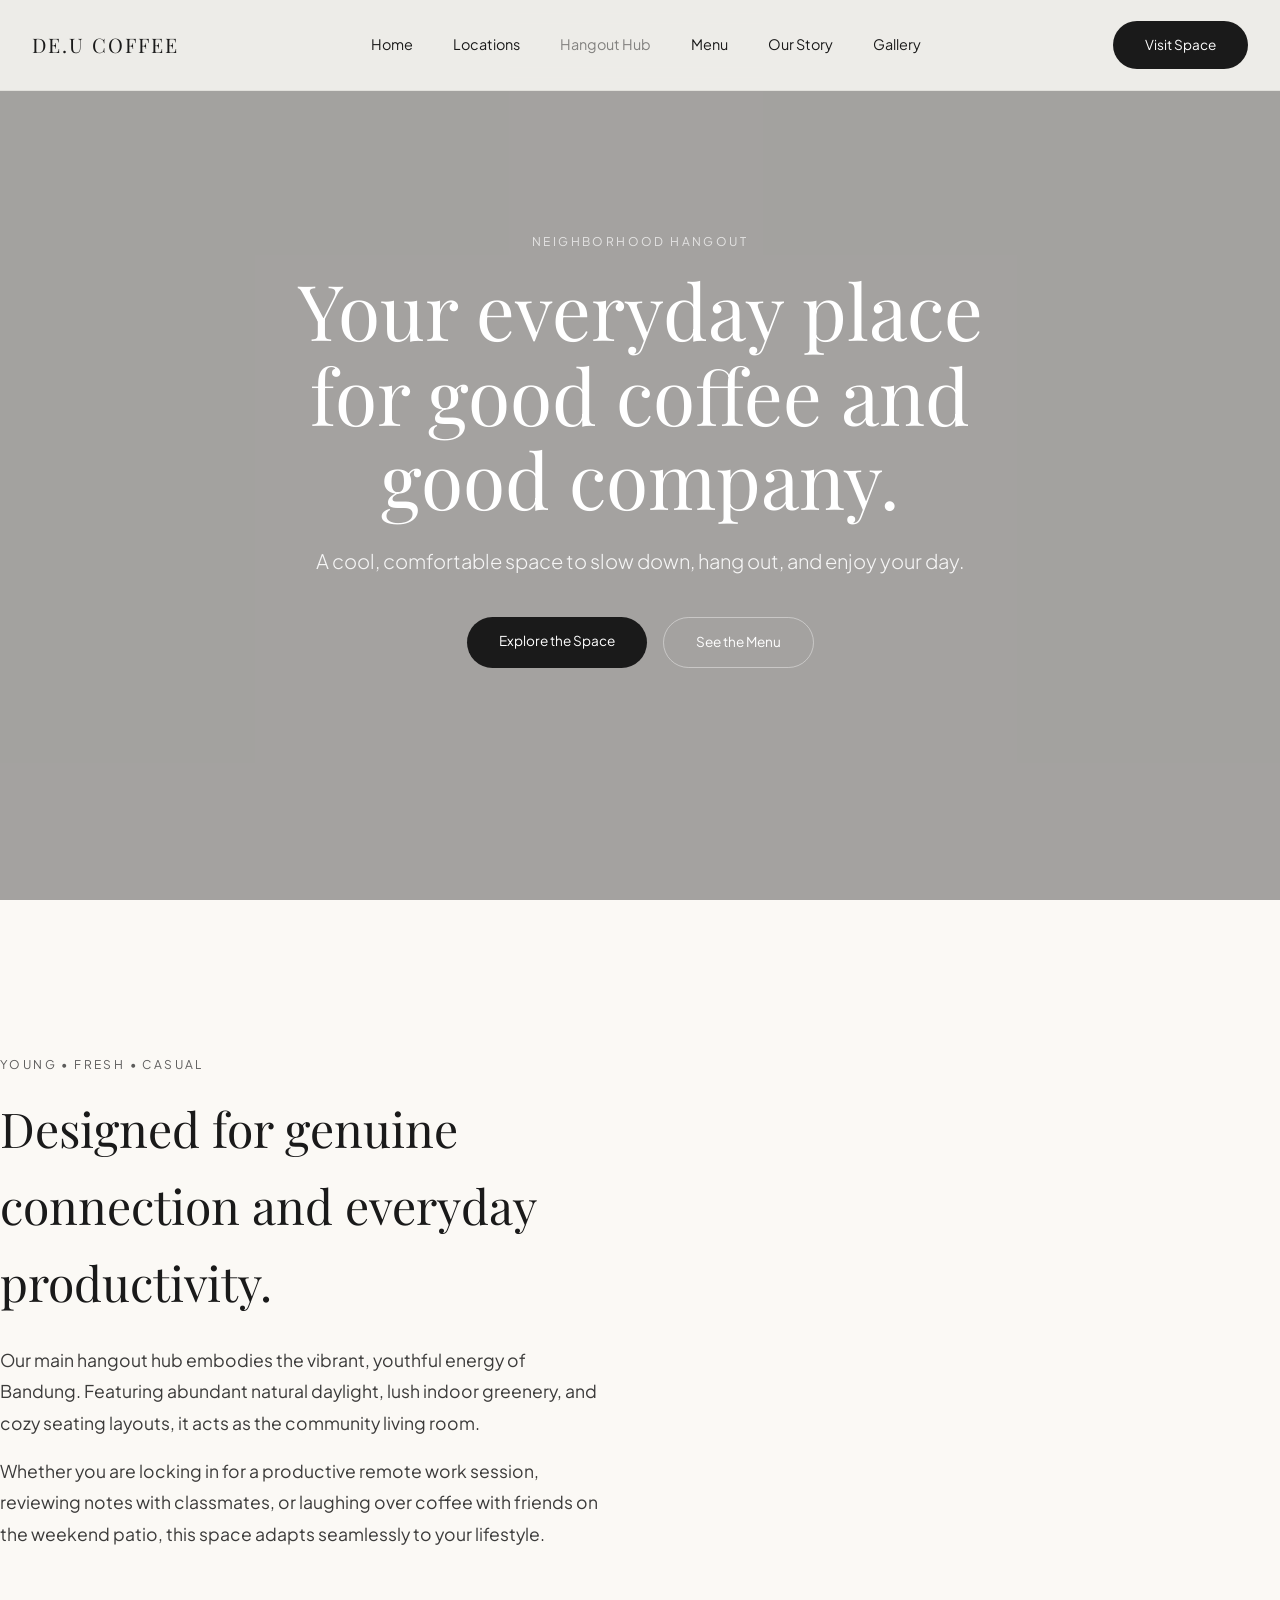
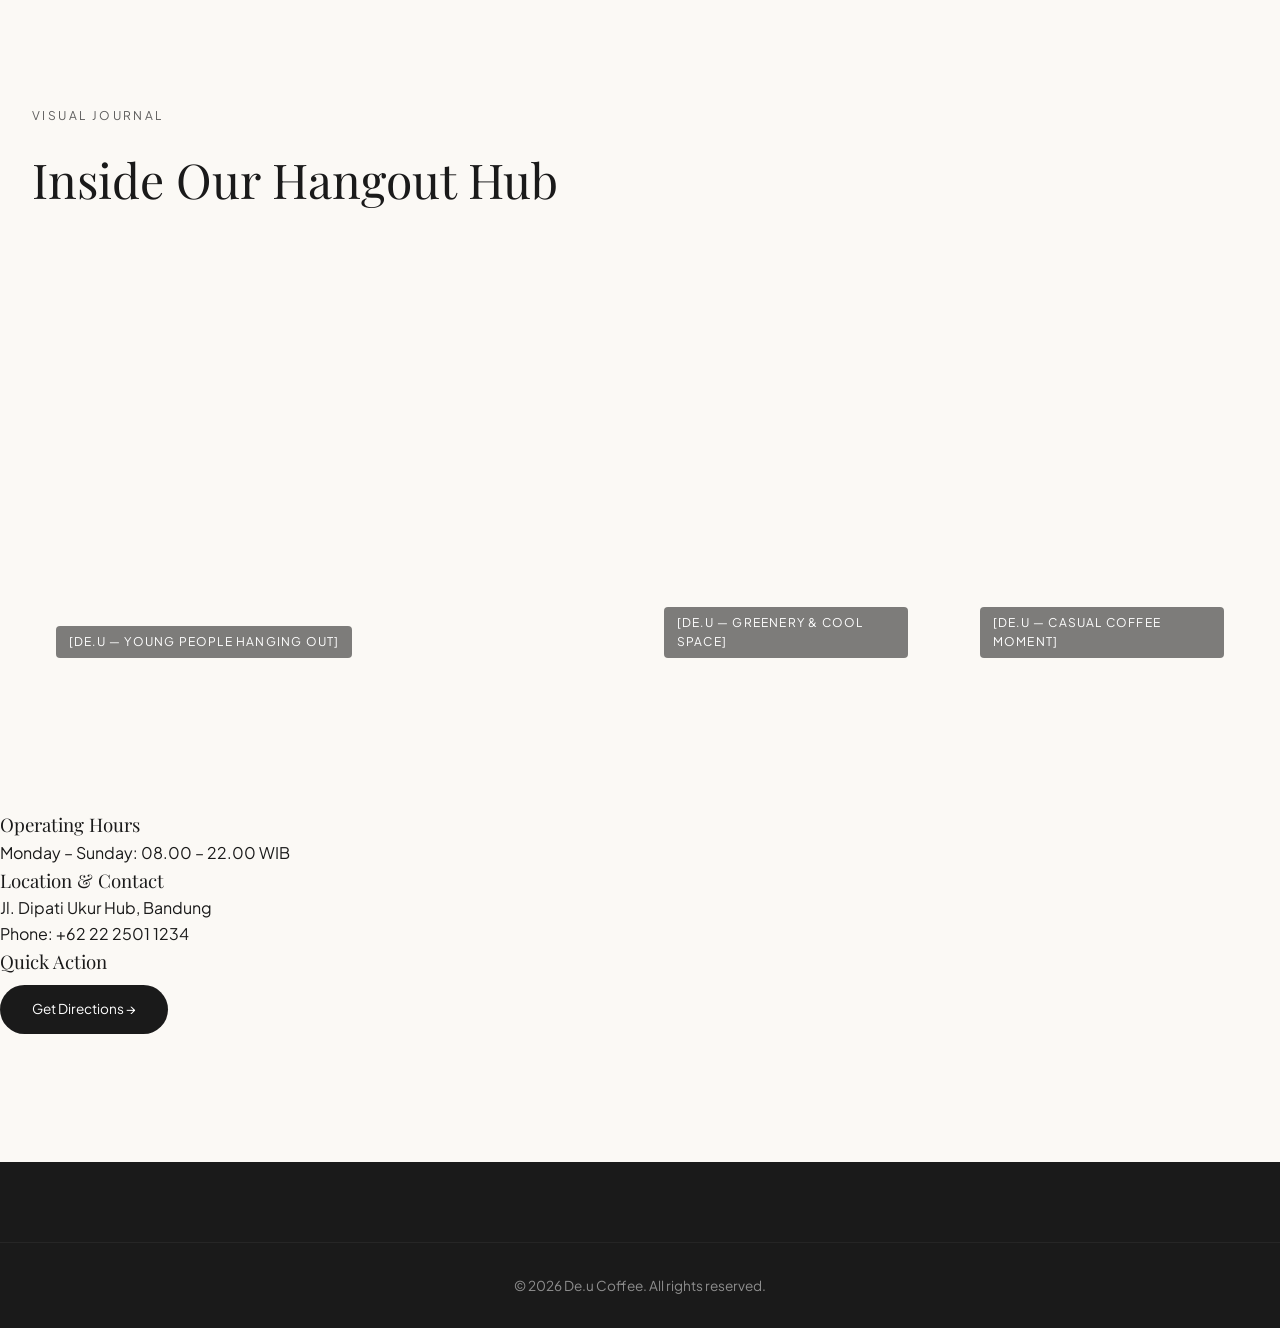
<file: hangout.html>
<!DOCTYPE html>
<html lang="en">
<head>
    <meta charset="UTF-8">
    <meta name="viewport" content="width=device-width, initial-scale=1.0">
    <title>De.u Coffee Main — Your Everyday Neighbourhood Hangout | Bandung</title>
    <meta name="description" content="Your cool, comfortable neighborhood hangout space for good coffee, casual working, and social catch-ups at De.u Coffee, Bandung.">
    <!-- Open Graph SEO -->
    <meta property="og:title" content="De.u Coffee Main — Your Everyday Neighborhood Hangout">
    <meta property="og:description" content="Young, fresh, casual, and comfortable social hangout space in Bandung.">
    <meta property="og:image" content="https://images.unsplash.com/photo-1554118811-1e0d58224f24?q=80&w=1200&auto=format&fit=crop">
    <meta property="og:type" content="website">
    
    <link rel="preconnect" href="https://fonts.googleapis.com">
    <link rel="preconnect" href="https://fonts.gstatic.com" crossorigin>
    <link href="https://fonts.googleapis.com/css2?family=Plus+Jakarta+Sans:wght@300;400;500;600&family=Playfair+Display:ital,wght@0,400;0,600;1,400&display=swap" rel="stylesheet">
    <link rel="stylesheet" href="style.css">

    <!-- Schema JSON-LD for Local Business SEO -->
    <script type="application/ld+json">
    {
      "@context": "https://schema.org",
      "@type": "CafeOrCoffeeShop",
      "name": "De.u Coffee Main Hub",
      "image": "https://images.unsplash.com/photo-1554118811-1e0d58224f24",
      "address": {
        "@type": "PostalAddress",
        "streetAddress": "Jl. Dipati Ukur / Central Hub",
        "addressLocality": "Bandung",
        "addressRegion": "Jawa Barat",
        "postalCode": "40132",
        "addressCountry": "ID"
      },
      "openingHours": "Mo-Su 08:00-22:00",
      "priceRange": "$$"
    }
    </script>
</head>
<body class="theme-hangout">

    <!-- Navigation -->
    <header class="site-header">
        <div class="nav-container">
            <a href="index.html" class="logo">DE.U COFFEE</a>
            <nav class="desktop-nav">
                <a href="index.html">Home</a>
                <a href="locations.html">Locations</a>
                <a href="hangout.html" class="active">Hangout Hub</a>
                <a href="menu.html">Menu</a>
                <a href="about.html">Our Story</a>
                <a href="gallery.html">Gallery</a>
            </nav>
            <div class="nav-cta"><a href="contact.html" class="btn-primary">Visit Space</a></div>
        </div>
    </header>

    <!-- Hero -->
    <section class="hero-home">
        <div class="hero-bg" style="background-image: url('https://images.unsplash.com/photo-1554118811-1e0d58224f24?q=80&w=1920&auto=format&fit=crop');"></div>
        <div class="hero-overlay"></div>
        <div class="hero-content container">
            <span class="eyebrow">NEIGHBORHOOD HANGOUT</span>
            <h1>Your everyday place for good coffee and good company.</h1>
            <p class="subheadline">A cool, comfortable space to slow down, hang out, and enjoy your day.</p>
            <div class="hero-actions">
                <a href="#atmosphere" class="btn-primary">Explore the Space</a>
                <a href="menu.html" class="btn-secondary">See the Menu</a>
            </div>
        </div>
    </section>

    <!-- Detailed Branch Story -->
    <section id="atmosphere" class="section-padding container">
        <div class="split-layout">
            <div class="split-text">
                <span class="eyebrow">YOUNG • FRESH • CASUAL</span>
                <h2>Designed for genuine connection and everyday productivity.</h2>
                <p>Our main hangout hub embodies the vibrant, youthful energy of Bandung. Featuring abundant natural daylight, lush indoor greenery, and cozy seating layouts, it acts as the community living room.</p>
                <p style="margin-top: 1rem;">Whether you are locking in for a productive remote work session, reviewing notes with classmates, or laughing over coffee with friends on the weekend patio, this space adapts seamlessly to your lifestyle.</p>
            </div>
            <div class="split-image" style="background-image: url('https://images.unsplash.com/photo-1517248135467-4c7edcad34c4?q=80&w=1000&auto=format&fit=crop');"></div>
        </div>
    </section>

    <!-- Multi-Photo Atmosphere Gallery for Hangout Hub -->
    <section class="branch-gallery-section container">
        <div class="section-header text-center">
            <span class="eyebrow">VISUAL JOURNAL</span>
            <h2>Inside Our Hangout Hub</h2>
        </div>
        <div class="photo-grid-editorial">
            <div class="grid-item large" style="background-image: url('https://images.unsplash.com/photo-1554118811-1e0d58224f24?q=80&w=1000&auto=format&fit=crop');">
                <span class="photo-caption">[DE.U — YOUNG PEOPLE HANGING OUT]</span>
            </div>
            <div class="grid-item" style="background-image: url('https://images.unsplash.com/photo-1517248135467-4c7edcad34c4?q=80&w=800&auto=format&fit=crop');">
                <span class="photo-caption">[DE.U — GREENERY & COOL SPACE]</span>
            </div>
            <div class="grid-item" style="background-image: url('https://images.unsplash.com/photo-1514432324607-a09d9b4aefdd?q=80&w=800&auto=format&fit=crop');">
                <span class="photo-caption">[DE.U — CASUAL COFFEE MOMENT]</span>
            </div>
        </div>
    </section>

    <!-- Branch Details & Hours -->
    <section class="section-padding container info-block">
        <div class="info-grid">
            <div>
                <h3>Operating Hours</h3>
                <p>Monday – Sunday: 08.00 – 22.00 WIB</p>
            </div>
            <div>
                <h3>Location & Contact</h3>
                <p>Jl. Dipati Ukur Hub, Bandung<br>Phone: +62 22 2501 1234</p>
            </div>
            <div>
                <h3>Quick Action</h3>
                <a href="https://maps.google.com" target="_blank" class="btn-primary" style="margin-top: 0.5rem; display:inline-block;">Get Directions &rarr;</a>
            </div>
        </div>
    </section>

    <!-- Footer -->
    <footer class="site-footer">
        <div class="container footer-bottom">
            <p>&copy; 2026 De.u Coffee. All rights reserved.</p>
        </div>
    </footer>
</body>
</html>
</file>
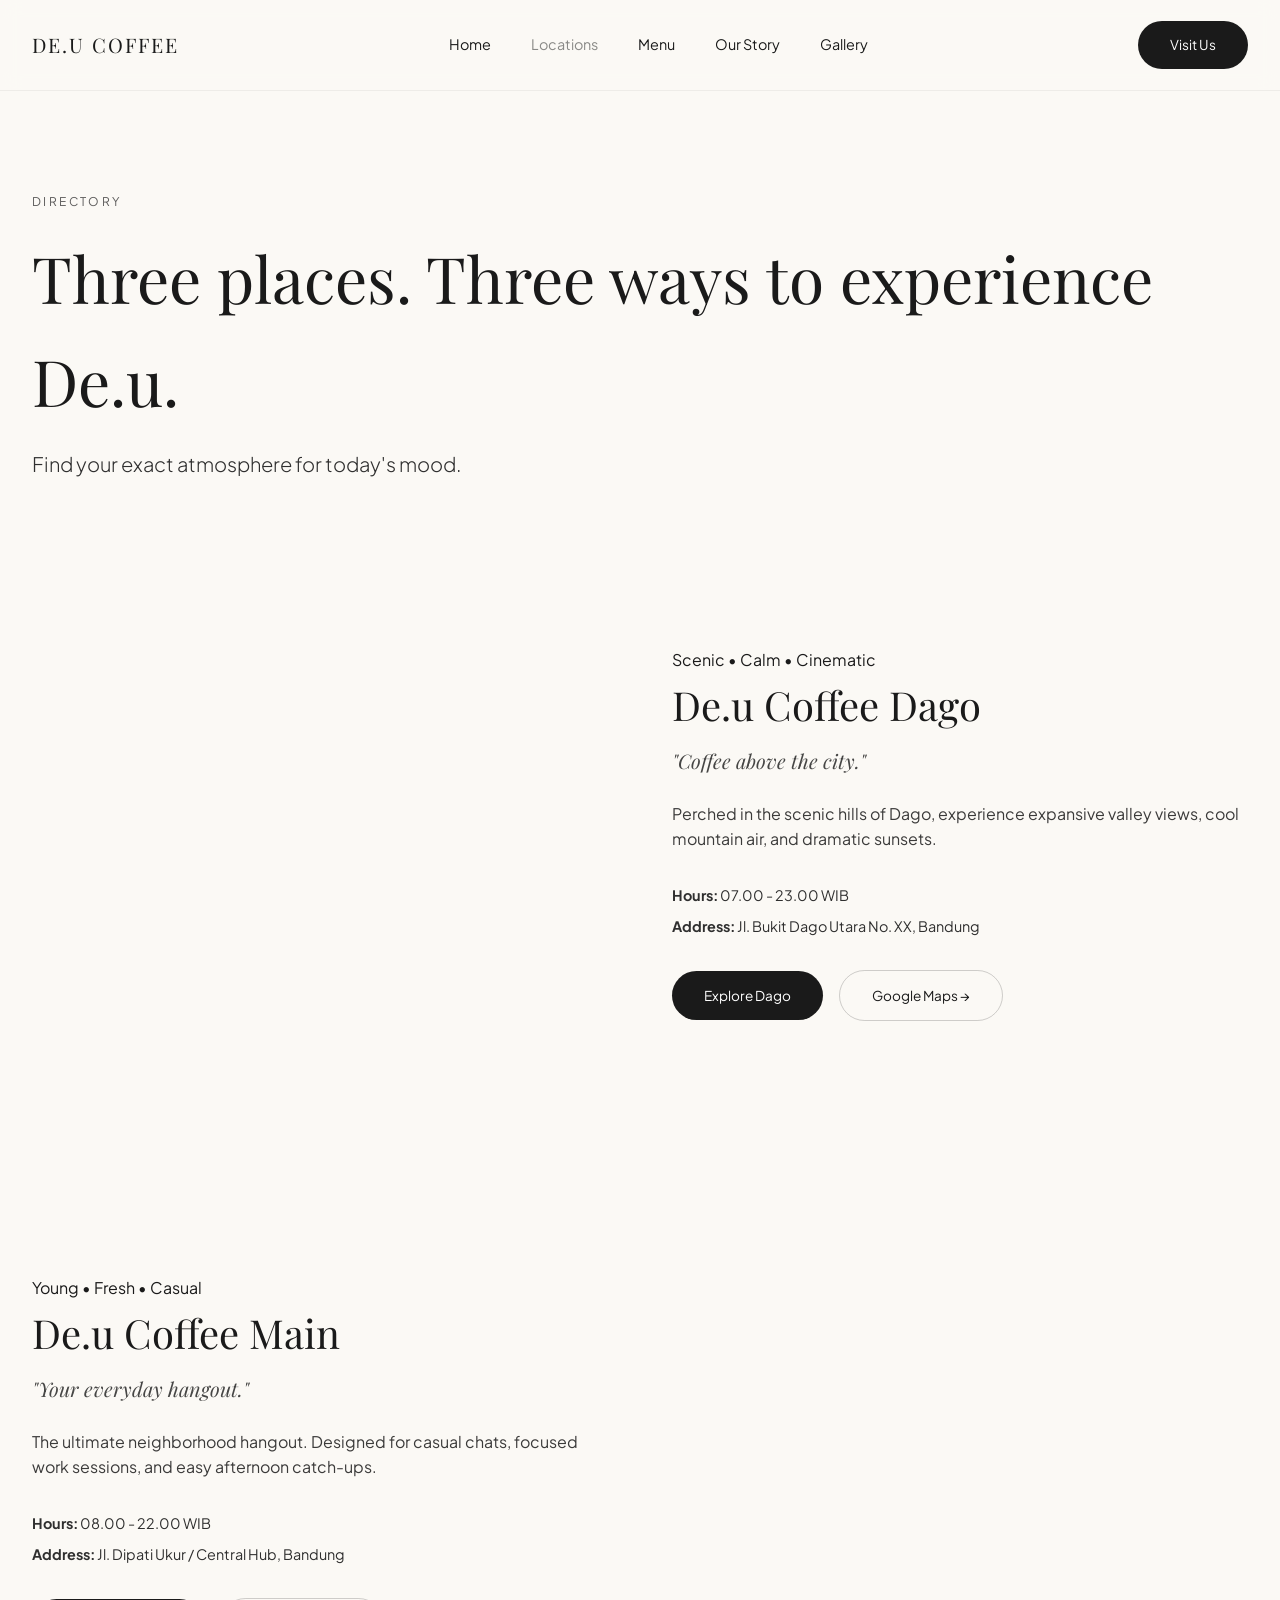
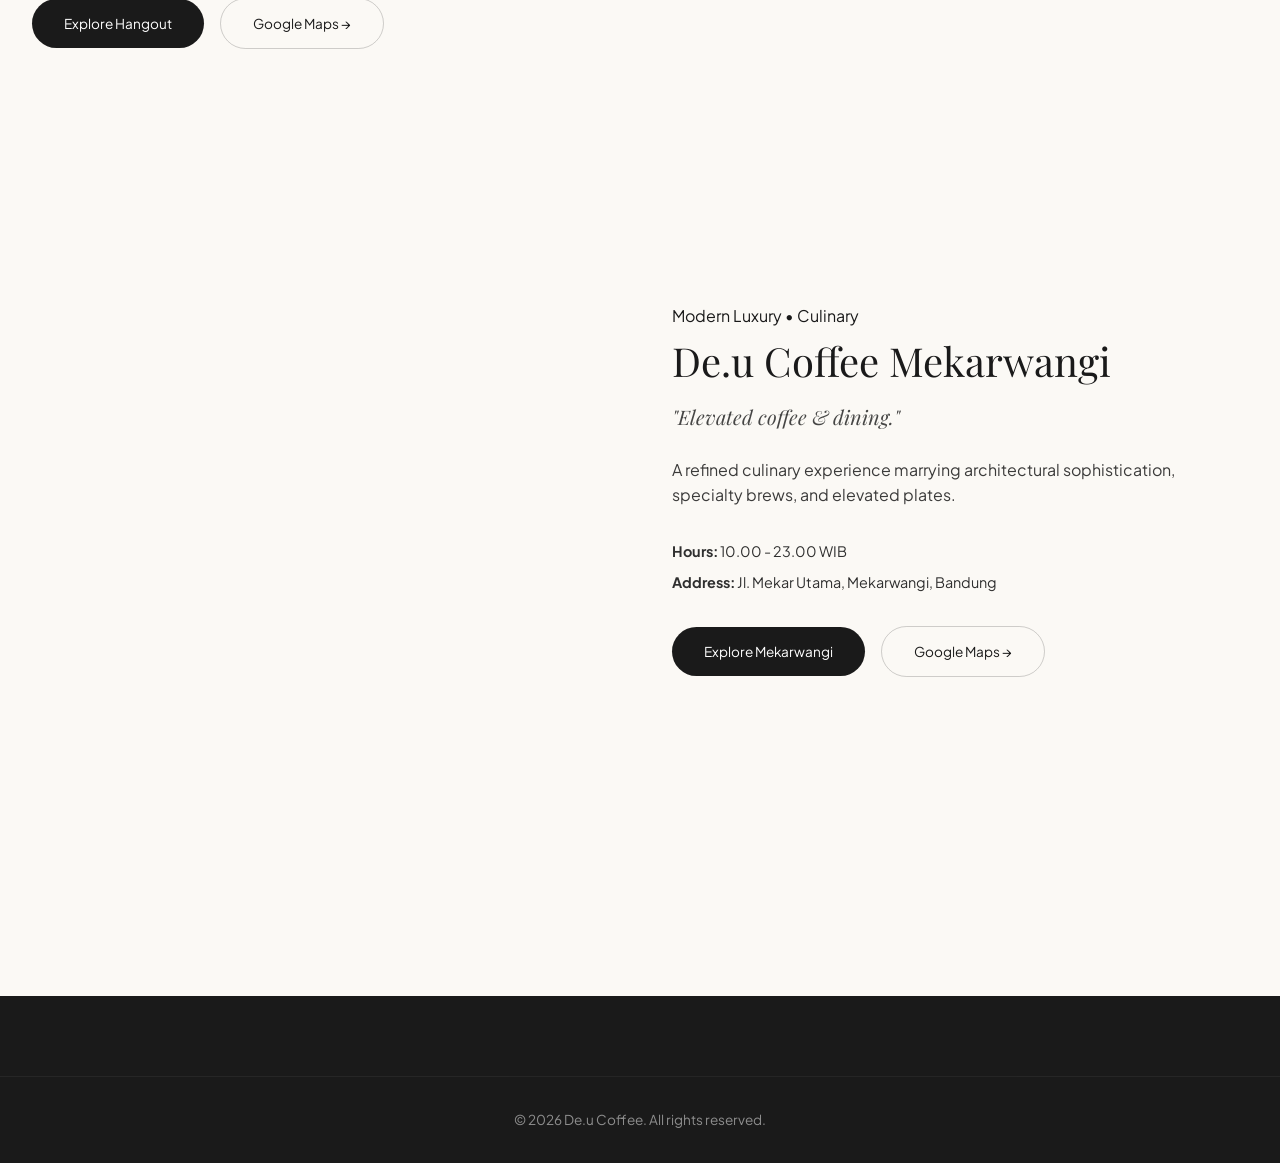
<file: locations.html>
<!DOCTYPE html>
<html lang="en">
<head>
    <meta charset="UTF-8">
    <meta name="viewport" content="width=device-width, initial-scale=1.0">
    <title>Locations — De.u Coffee</title>
    <link rel="preconnect" href="https://fonts.googleapis.com">
    <link rel="preconnect" href="https://fonts.gstatic.com" crossorigin>
    <link href="https://fonts.googleapis.com/css2?family=Plus+Jakarta+Sans:wght@300;400;500;600&family=Playfair+Display:ital,wght@0,400;0,600;1,400&display=swap" rel="stylesheet">
    <link rel="stylesheet" href="style.css">
</head>
<body>

    <!-- Navigation -->
    <header class="site-header">
        <div class="nav-container">
            <a href="index.html" class="logo">DE.U COFFEE</a>
            <nav class="desktop-nav">
                <a href="index.html">Home</a>
                <a href="locations.html" class="active">Locations</a>
                <a href="menu.html">Menu</a>
                <a href="about.html">Our Story</a>
                <a href="gallery.html">Gallery</a>
            </nav>
            <div class="nav-cta"><a href="contact.html" class="btn-primary">Visit Us</a></div>
        </div>
    </header>

    <!-- Locations Header -->
    <section class="page-header container">
        <span class="eyebrow">DIRECTORY</span>
        <h1>Three places. Three ways to experience De.u.</h1>
        <p class="subheadline">Find your exact atmosphere for today's mood.</p>
    </section>

    <!-- Editorial Locations List -->
    <section class="locations-editorial container">
        
        <!-- Location Item 1: Dago -->
        <div class="location-row">
            <div class="loc-image" style="background-image: url('https://images.unsplash.com/photo-1511920170033-f8396924c348?q=80&w=1000&auto=format&fit=crop');"></div>
            <div class="loc-info">
                <span class="tag">Scenic • Calm • Cinematic</span>
                <h2>De.u Coffee Dago</h2>
                <p class="quote">"Coffee above the city."</p>
                <p class="desc">Perched in the scenic hills of Dago, experience expansive valley views, cool mountain air, and dramatic sunsets.</p>
                <ul class="loc-meta">
                    <li><strong>Hours:</strong> 07.00 - 23.00 WIB</li>
                    <li><strong>Address:</strong> Jl. Bukit Dago Utara No. XX, Bandung</li>
                </ul>
                <div class="loc-actions">
                    <a href="dago.html" class="btn-primary">Explore Dago</a>
                    <a href="https://maps.google.com" target="_blank" class="btn-secondary">Google Maps &rarr;</a>
                </div>
            </div>
        </div>

        <!-- Location Item 2: Hangout -->
        <div class="location-row reverse">
            <div class="loc-image" style="background-image: url('https://images.unsplash.com/photo-1554118811-1e0d58224f24?q=80&w=1000&auto=format&fit=crop');"></div>
            <div class="loc-info">
                <span class="tag">Young • Fresh • Casual</span>
                <h2>De.u Coffee Main</h2>
                <p class="quote">"Your everyday hangout."</p>
                <p class="desc">The ultimate neighborhood hangout. Designed for casual chats, focused work sessions, and easy afternoon catch-ups.</p>
                <ul class="loc-meta">
                    <li><strong>Hours:</strong> 08.00 - 22.00 WIB</li>
                    <li><strong>Address:</strong> Jl. Dipati Ukur / Central Hub, Bandung</li>
                </ul>
                <div class="loc-actions">
                    <a href="hangout.html" class="btn-primary">Explore Hangout</a>
                    <a href="https://maps.google.com" target="_blank" class="btn-secondary">Google Maps &rarr;</a>
                </div>
            </div>
        </div>

        <!-- Location Item 3: Mekarwangi -->
        <div class="location-row">
            <div class="loc-image" style="background-image: url('https://images.unsplash.com/photo-1559925393-8be0ec4767c8?q=80&w=1000&auto=format&fit=crop');"></div>
            <div class="loc-info">
                <span class="tag">Modern Luxury • Culinary</span>
                <h2>De.u Coffee Mekarwangi</h2>
                <p class="quote">"Elevated coffee & dining."</p>
                <p class="desc">A refined culinary experience marrying architectural sophistication, specialty brews, and elevated plates.</p>
                <ul class="loc-meta">
                    <li><strong>Hours:</strong> 10.00 - 23.00 WIB</li>
                    <li><strong>Address:</strong> Jl. Mekar Utama, Mekarwangi, Bandung</li>
                </ul>
                <div class="loc-actions">
                    <a href="mekarwangi.html" class="btn-primary">Explore Mekarwangi</a>
                    <a href="https://maps.google.com" target="_blank" class="btn-secondary">Google Maps &rarr;</a>
                </div>
            </div>
        </div>

    </section>

    <!-- Footer -->
    <footer class="site-footer">
        <div class="container footer-bottom">
            <p>&copy; 2026 De.u Coffee. All rights reserved.</p>
        </div>
    </footer>
</body>
</html>
</file>
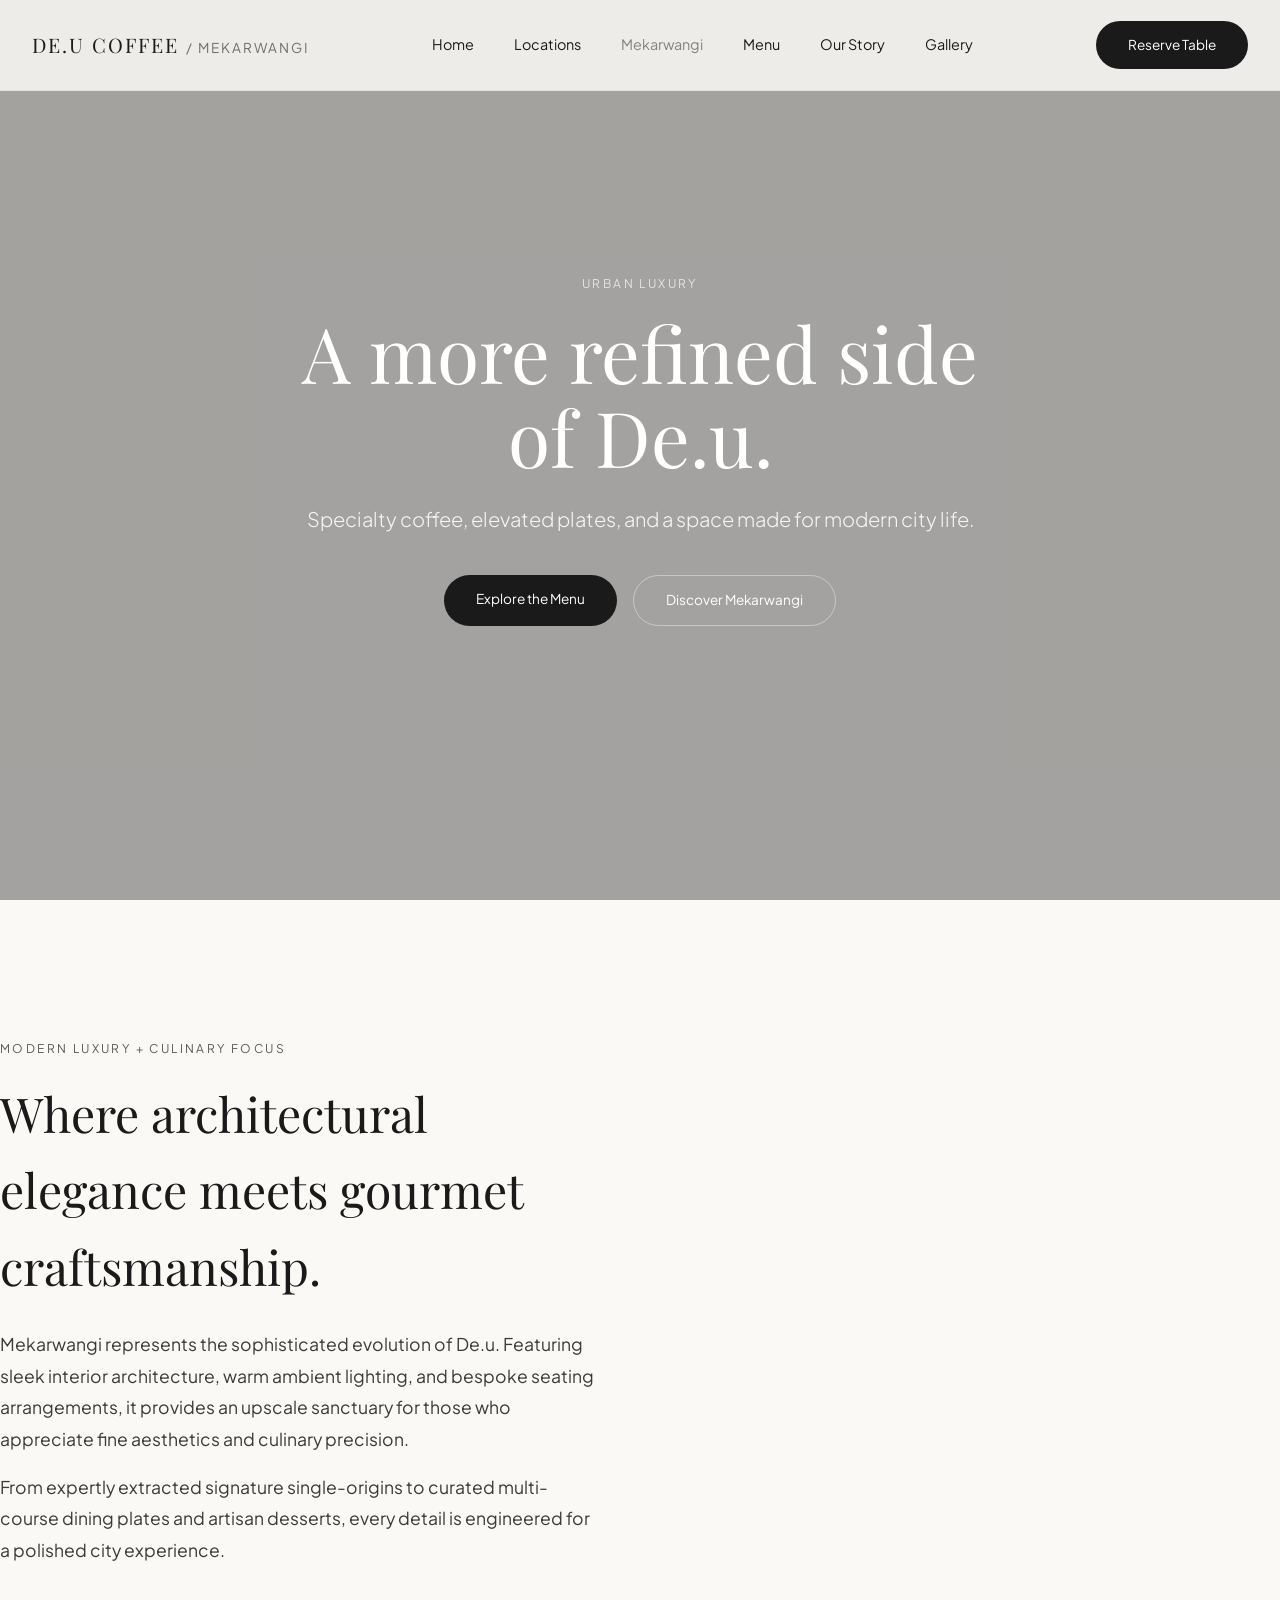
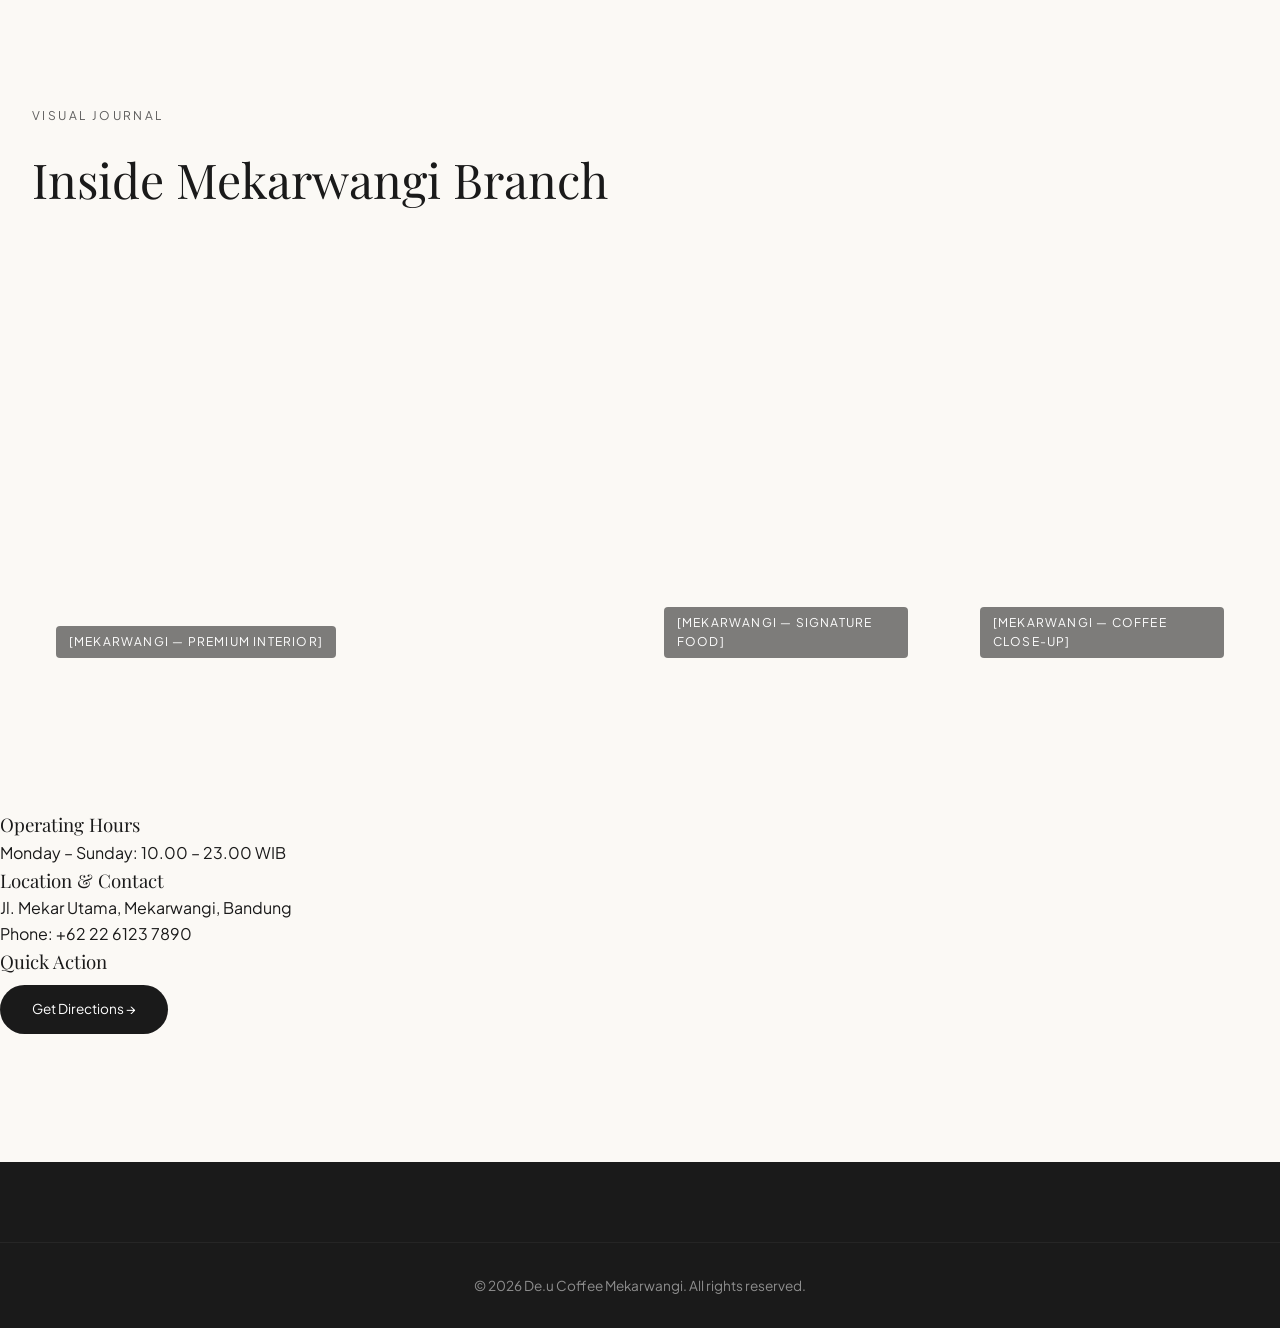
<file: mekarwangi.html>
<!DOCTYPE html>
<html lang="en">
<head>
    <meta charset="UTF-8">
    <meta name="viewport" content="width=device-width, initial-scale=1.0">
    <title>De.u Coffee Mekarwangi — Elevated Coffee & Dining | Bandung</title>
    <meta name="description" content="Experience modern urban luxury, specialty coffee, and elevated culinary plates at De.u Coffee Mekarwangi, Bandung.">
    <!-- Open Graph SEO -->
    <meta property="og:title" content="De.u Coffee Mekarwangi — Elevated Coffee & Dining">
    <meta property="og:description" content="Modern luxury, sophisticated interiors, and culinary excellence in Mekarwangi, Bandung.">
    <meta property="og:image" content="https://images.unsplash.com/photo-1559925393-8be0ec4767c8?q=80&w=1200&auto=format&fit=crop">
    <meta property="og:type" content="website">
    
    <link rel="preconnect" href="https://fonts.googleapis.com">
    <link rel="preconnect" href="https://fonts.gstatic.com" crossorigin>
    <link href="https://fonts.googleapis.com/css2?family=Plus+Jakarta+Sans:wght@300;400;500;600&family=Playfair+Display:ital,wght@0,400;0,600;1,400&display=swap" rel="stylesheet">
    <link rel="stylesheet" href="style.css">

    <!-- Schema JSON-LD for Local Business SEO -->
    <script type="application/ld+json">
    {
      "@context": "https://schema.org",
      "@type": "CafeOrCoffeeShop",
      "name": "De.u Coffee Mekarwangi",
      "image": "https://images.unsplash.com/photo-1559925393-8be0ec4767c8",
      "address": {
        "@type": "PostalAddress",
        "streetAddress": "Jl. Mekar Utama, Mekarwangi",
        "addressLocality": "Bandung",
        "addressRegion": "Jawa Barat",
        "postalCode": "40237",
        "addressCountry": "ID"
      },
      "openingHours": "Mo-Su 10:00-23:00",
      "priceRange": "$$$"
    }
    </script>
</head>
<body class="theme-mekarwangi">

    <!-- Navigation -->
    <header class="site-header">
        <div class="nav-container">
            <a href="index.html" class="logo">DE.U COFFEE <span class="sub-branch">/ MEKARWANGI</span></a>
            <nav class="desktop-nav">
                <a href="index.html">Home</a>
                <a href="locations.html">Locations</a>
                <a href="mekarwangi.html" class="active">Mekarwangi</a>
                <a href="menu.html">Menu</a>
                <a href="about.html">Our Story</a>
                <a href="gallery.html">Gallery</a>
            </nav>
            <div class="nav-cta"><a href="contact.html" class="btn-primary">Reserve Table</a></div>
        </div>
    </header>

    <!-- Premium Hero -->
    <section class="hero-home">
        <div class="hero-bg" style="background-image: url('https://images.unsplash.com/photo-1559925393-8be0ec4767c8?q=80&w=1920&auto=format&fit=crop');"></div>
        <div class="hero-overlay"></div>
        <div class="hero-content container">
            <span class="eyebrow">URBAN LUXURY</span>
            <h1>A more refined side of De.u.</h1>
            <p class="subheadline">Specialty coffee, elevated plates, and a space made for modern city life.</p>
            <div class="hero-actions">
                <a href="menu.html" class="btn-primary">Explore the Menu</a>
                <a href="#atmosphere" class="btn-secondary">Discover Mekarwangi</a>
            </div>
        </div>
    </section>

    <!-- Detailed Branch Story -->
    <section id="atmosphere" class="section-padding container">
        <div class="split-layout">
            <div class="split-text">
                <span class="eyebrow">MODERN LUXURY + CULINARY FOCUS</span>
                <h2>Where architectural elegance meets gourmet craftsmanship.</h2>
                <p>Mekarwangi represents the sophisticated evolution of De.u. Featuring sleek interior architecture, warm ambient lighting, and bespoke seating arrangements, it provides an upscale sanctuary for those who appreciate fine aesthetics and culinary precision.</p>
                <p style="margin-top: 1rem;">From expertly extracted signature single-origins to curated multi-course dining plates and artisan desserts, every detail is engineered for a polished city experience.</p>
            </div>
            <div class="split-image" style="background-image: url('https://images.unsplash.com/photo-1550547660-d9450f859349?q=80&w=1000&auto=format&fit=crop');"></div>
        </div>
    </section>

    <!-- Multi-Photo Atmosphere Gallery for Mekarwangi -->
    <section class="branch-gallery-section container">
        <div class="section-header text-center">
            <span class="eyebrow">VISUAL JOURNAL</span>
            <h2>Inside Mekarwangi Branch</h2>
        </div>
        <div class="photo-grid-editorial">
            <div class="grid-item large" style="background-image: url('https://images.unsplash.com/photo-1559925393-8be0ec4767c8?q=80&w=1000&auto=format&fit=crop');">
                <span class="photo-caption">[MEKARWANGI — PREMIUM INTERIOR]</span>
            </div>
            <div class="grid-item" style="background-image: url('https://images.unsplash.com/photo-1565299624946-b28f40a0ae38?q=80&w=800&auto=format&fit=crop');">
                <span class="photo-caption">[MEKARWANGI — SIGNATURE FOOD]</span>
            </div>
            <div class="grid-item" style="background-image: url('https://images.unsplash.com/photo-1541167760496-1628856ab772?q=80&w=800&auto=format&fit=crop');">
                <span class="photo-caption">[MEKARWANGI — COFFEE CLOSE-UP]</span>
            </div>
        </div>
    </section>

    <!-- Branch Details & Hours -->
    <section class="section-padding container info-block">
        <div class="info-grid">
            <div>
                <h3>Operating Hours</h3>
                <p>Monday – Sunday: 10.00 – 23.00 WIB</p>
            </div>
            <div>
                <h3>Location & Contact</h3>
                <p>Jl. Mekar Utama, Mekarwangi, Bandung<br>Phone: +62 22 6123 7890</p>
            </div>
            <div>
                <h3>Quick Action</h3>
                <a href="https://maps.google.com" target="_blank" class="btn-primary" style="margin-top: 0.5rem; display:inline-block;">Get Directions &rarr;</a>
            </div>
        </div>
    </section>

    <!-- Footer -->
    <footer class="site-footer">
        <div class="container footer-bottom">
            <p>&copy; 2026 De.u Coffee Mekarwangi. All rights reserved.</p>
        </div>
    </footer>
</body>
</html>
</file>
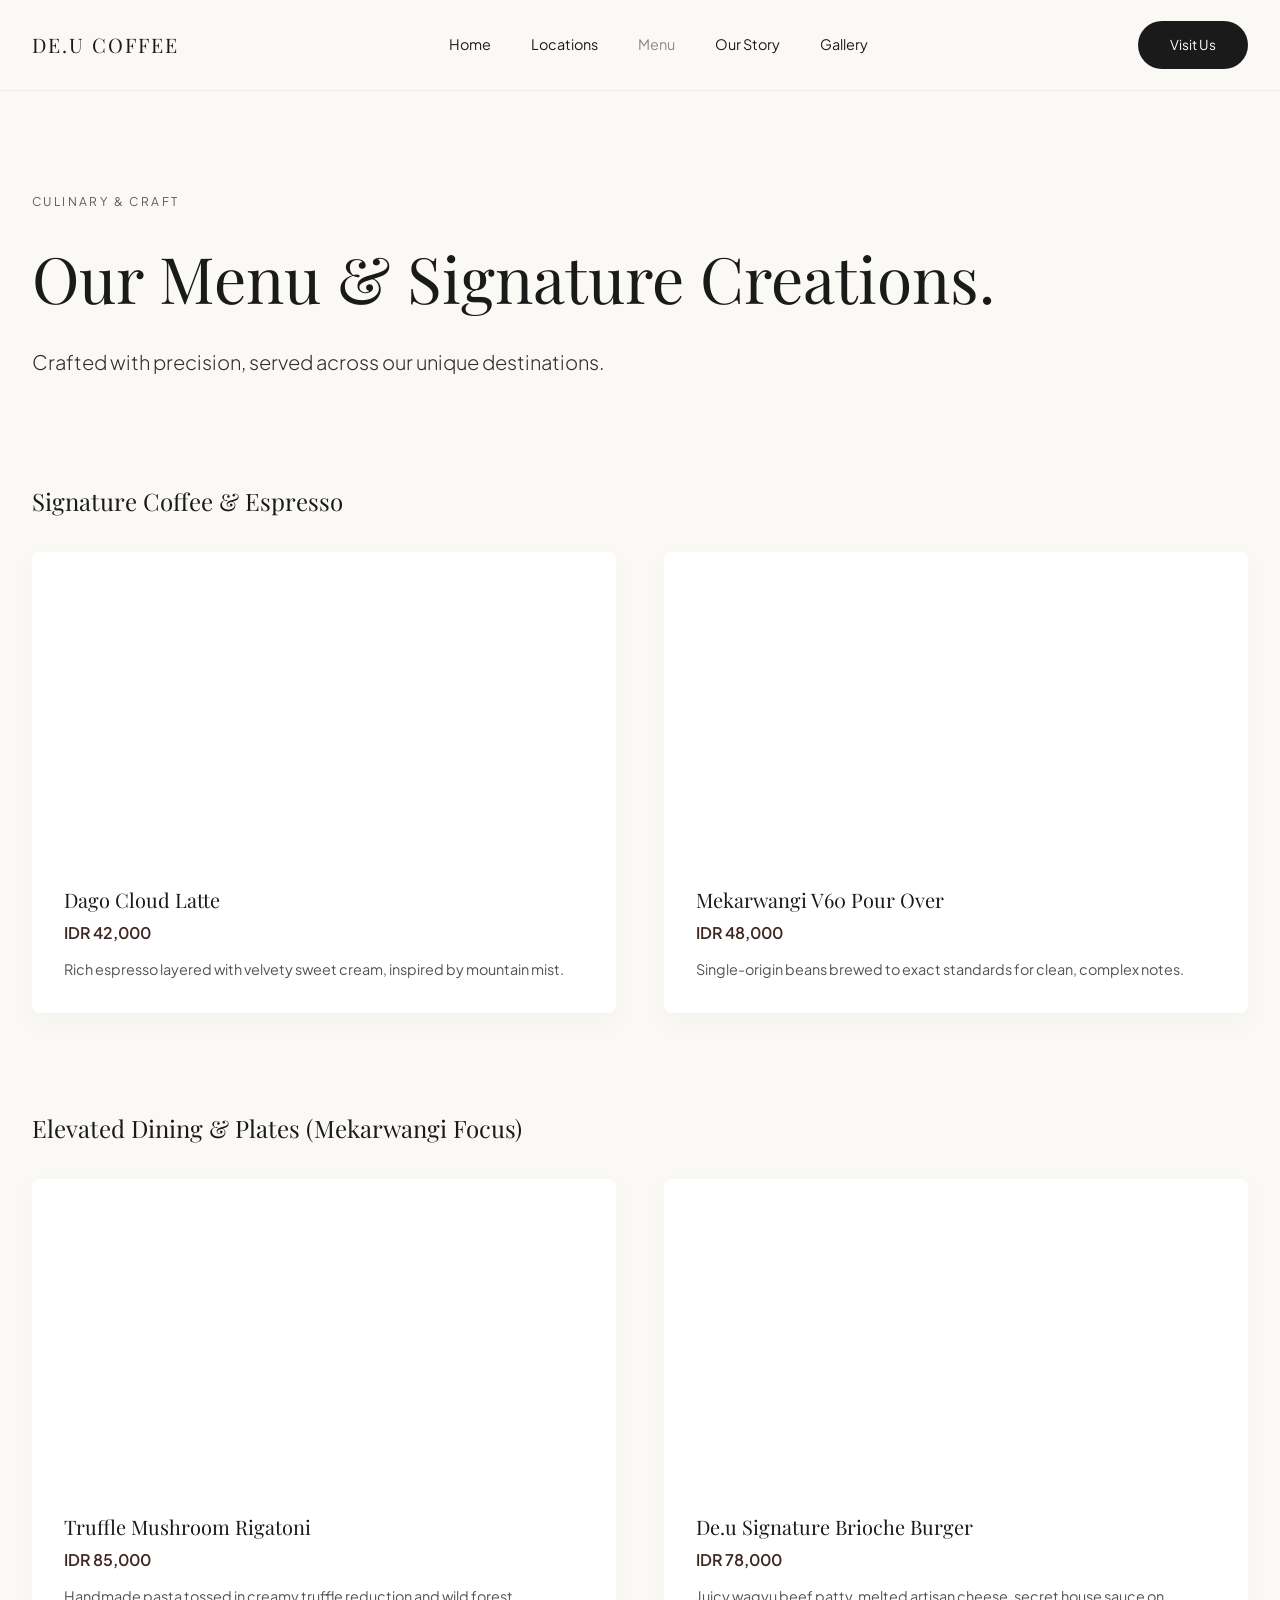
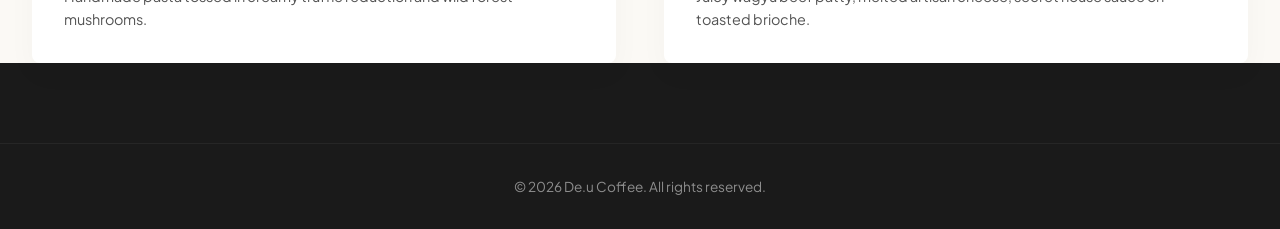
<file: menu.html>
<!DOCTYPE html>
<html lang="en">
<head>
    <meta charset="UTF-8">
    <meta name="viewport" content="width=device-width, initial-scale=1.0">
    <title>Menu — De.u Coffee (Signature Drinks, Plates & Desserts)</title>
    <meta name="description" content="Explore the visual menu of De.u Coffee featuring signature coffees, artisanal brews, gourmet plates, and fresh pastries across all branches.">
    <link rel="preconnect" href="https://fonts.googleapis.com">
    <link rel="preconnect" href="https://fonts.gstatic.com" crossorigin>
    <link href="https://fonts.googleapis.com/css2?family=Plus+Jakarta+Sans:wght@300;400;500;600&family=Playfair+Display:ital,wght@0,400;0,600;1,400&display=swap" rel="stylesheet">
    <link rel="stylesheet" href="style.css">
</head>
<body>

    <!-- Navigation -->
    <header class="site-header">
        <div class="nav-container">
            <a href="index.html" class="logo">DE.U COFFEE</a>
            <nav class="desktop-nav">
                <a href="index.html">Home</a>
                <a href="locations.html">Locations</a>
                <a href="menu.html" class="active">Menu</a>
                <a href="about.html">Our Story</a>
                <a href="gallery.html">Gallery</a>
            </nav>
            <div class="nav-cta"><a href="contact.html" class="btn-primary">Visit Us</a></div>
        </div>
    </header>

    <!-- Page Header -->
    <section class="page-header container">
        <span class="eyebrow">CULINARY & CRAFT</span>
        <h1>Our Menu & Signature Creations.</h1>
        <p class="subheadline">Crafted with precision, served across our unique destinations.</p>
    </section>

    <!-- Menu Visual Showcase Grid -->
    <section class="menu-gallery-section container">
        <div class="menu-category-block">
            <h2>Signature Coffee & Espresso</h2>
            <div class="menu-photo-grid">
                <div class="menu-item-card">
                    <div class="menu-img" style="background-image: url('https://images.unsplash.com/photo-1514432324607-a09d9b4aefdd?q=80&w=800&auto=format&fit=crop');"></div>
                    <div class="menu-desc">
                        <h3>Dago Cloud Latte</h3>
                        <p class="price">IDR 42,000</p>
                        <p class="note">Rich espresso layered with velvety sweet cream, inspired by mountain mist.</p>
                    </div>
                </div>
                <div class="menu-item-card">
                    <div class="menu-img" style="background-image: url('https://images.unsplash.com/photo-1541167760496-1628856ab772?q=80&w=800&auto=format&fit=crop');"></div>
                    <div class="menu-desc">
                        <h3>Mekarwangi V60 Pour Over</h3>
                        <p class="price">IDR 48,000</p>
                        <p class="note">Single-origin beans brewed to exact standards for clean, complex notes.</p>
                    </div>
                </div>
            </div>
        </div>

        <div class="menu-category-block" style="margin-top: 6rem;">
            <h2>Elevated Dining & Plates (Mekarwangi Focus)</h2>
            <div class="menu-photo-grid">
                <div class="menu-item-card">
                    <div class="menu-img" style="background-image: url('https://images.unsplash.com/photo-1550547660-d9450f859349?q=80&w=800&auto=format&fit=crop');"></div>
                    <div class="menu-desc">
                        <h3>Truffle Mushroom Rigatoni</h3>
                        <p class="price">IDR 85,000</p>
                        <p class="note">Handmade pasta tossed in creamy truffle reduction and wild forest mushrooms.</p>
                    </div>
                </div>
                <div class="menu-item-card">
                    <div class="menu-img" style="background-image: url('https://images.unsplash.com/photo-1565299624946-b28f40a0ae38?q=80&w=800&auto=format&fit=crop');"></div>
                    <div class="menu-desc">
                        <h3>De.u Signature Brioche Burger</h3>
                        <p class="price">IDR 78,000</p>
                        <p class="note">Juicy wagyu beef patty, melted artisan cheese, secret house sauce on toasted brioche.</p>
                    </div>
                </div>
            </div>
        </div>
    </section>

    <!-- Footer -->
    <footer class="site-footer">
        <div class="container footer-bottom">
            <p>&copy; 2026 De.u Coffee. All rights reserved.</p>
        </div>
    </footer>
</body>
</html>
</file>
<file: style.css>
:root {
    --bg-warm: #FBF9F5;
    --text-charcoal: #1A1A1A;
    --coffee-brown: #3E2723;
    --soft-gray: #EAE6DF;
    --accent-dago: #2C3E30;
    --accent-hangout: #526E65;
    --accent-mekarwangi: #1F2421;
    --font-serif: 'Playfair Display', serif;
    --font-sans: 'Plus Jakarta Sans', sans-serif;
}

* {
    margin: 0;
    padding: 0;
    box-sizing: border-box;
}

body {
    background-color: var(--bg-warm);
    color: var(--text-charcoal);
    font-family: var(--font-sans);
    line-height: 1.6;
    -webkit-font-smoothing: antialiased;
}

.container {
    max-width: 1400px;
    margin: 0 auto;
    padding: 0 2rem;
}

/* Typography */
h1, h2, h3 {
    font-family: var(--font-serif);
    font-weight: 400;
}

.eyebrow {
    font-size: 0.75rem;
    text-transform: uppercase;
    letter-spacing: 0.2em;
    display: block;
    margin-bottom: 1rem;
    opacity: 0.7;
}

/* Header */
.site-header {
    position: fixed;
    top: 0;
    left: 0;
    width: 100%;
    z-index: 1000;
    background: rgba(251, 249, 245, 0.85);
    backdrop-filter: blur(10px);
    border-bottom: 1px solid rgba(0,0,0,0.05);
}

.nav-container {
    display: flex;
    align-items: center;
    justify-content: space-between;
    height: 90px;
    max-width: 1400px;
    margin: 0 auto;
    padding: 0 2rem;
}

.logo {
    font-family: var(--font-serif);
    font-size: 1.25rem;
    letter-spacing: 0.1em;
    color: var(--text-charcoal);
    text-decoration: none;
}

.sub-branch {
    font-family: var(--font-sans);
    font-size: 0.85rem;
    opacity: 0.6;
}

.desktop-nav {
    display: flex;
    gap: 2.5rem;
}

.desktop-nav a {
    text-decoration: none;
    color: var(--text-charcoal);
    font-size: 0.9rem;
    font-weight: 400;
    transition: opacity 0.3s ease;
}

.desktop-nav a:hover, .desktop-nav a.active {
    opacity: 0.5;
}

/* Buttons */
.btn-primary, .btn-secondary {
    display: inline-block;
    padding: 0.85rem 2rem;
    border-radius: 50px;
    font-size: 0.85rem;
    text-decoration: none;
    transition: all 0.3s ease;
}

.btn-primary {
    background: var(--text-charcoal);
    color: #fff;
}

.btn-primary:hover {
    background: var(--coffee-brown);
}

.btn-secondary {
    background: transparent;
    color: var(--text-charcoal);
    border: 1px solid rgba(26,26,26,0.2);
}

.btn-secondary:hover {
    border-color: var(--text-charcoal);
}

/* Hero Homepage */
.hero-home {
    position: relative;
    height: 100vh;
    display: flex;
    align-items: center;
    justify-content: center;
    text-align: center;
    color: #fff;
}

.hero-bg {
    position: absolute;
    top: 0;
    left: 0;
    width: 100%;
    height: 100%;
    background-size: cover;
    background-position: center;
    z-index: 1;
}

.hero-overlay {
    position: absolute;
    top: 0;
    left: 0;
    width: 100%;
    height: 100%;
    background: rgba(0,0,0,0.35);
    z-index: 2;
}

.hero-content {
    position: relative;
    z-index: 3;
    max-width: 800px;
}

.hero-content h1 {
    font-size: clamp(3rem, 6vw, 5.5rem);
    line-height: 1.1;
    margin-bottom: 1.5rem;
}

.subheadline {
    font-size: 1.25rem;
    font-weight: 300;
    margin-bottom: 2.5rem;
    opacity: 0.9;
}

.hero-actions {
    display: flex;
    gap: 1rem;
    justify-content: center;
}

.hero-actions .btn-secondary {
    color: #fff;
    border-color: rgba(255,255,255,0.4);
}

.hero-actions .btn-secondary:hover {
    border-color: #fff;
    background: rgba(255,255,255,0.1);
}

/* Branches Showcase Section */
.branches-showcase {
    padding: 8rem 0;
}

.section-header {
    margin-bottom: 4rem;
}

.section-header h2 {
    font-size: clamp(2rem, 4vw, 3rem);
    margin-bottom: 1rem;
}

.branch-grid {
    display: grid;
    grid-template-columns: repeat(3, 1fr);
    gap: 2rem;
}

.branch-card {
    position: relative;
    height: 550px;
    border-radius: 12px;
    overflow: hidden;
    text-decoration: none;
    color: #fff;
    display: flex;
    flex-direction: column;
    justify-content: flex-end;
    padding: 3rem;
    transition: transform 0.5s ease;
}

.branch-card:hover {
    transform: translateY(-8px);
}

.card-image {
    position: absolute;
    top: 0;
    left: 0;
    width: 100%;
    height: 100%;
    background-size: cover;
    background-position: center;
    transition: transform 0.8s ease;
}

.branch-card:hover .card-image {
    transform: scale(1.05);
}

.card-overlay {
    position: absolute;
    top: 0;
    left: 0;
    width: 100%;
    height: 100%;
    background: linear-gradient(to top, rgba(0,0,0,0.8) 0%, rgba(0,0,0,0.1) 60%);
    z-index: 1;
}

.card-content {
    position: relative;
    z-index: 2;
}

.card-content .tag {
    font-size: 0.7rem;
    letter-spacing: 0.15em;
    text-transform: uppercase;
    opacity: 0.8;
    margin-bottom: 0.5rem;
    display: block;
}

.card-content h3 {
    font-size: 1.75rem;
    margin-bottom: 0.5rem;
}

.card-content .tagline {
    font-size: 1rem;
    opacity: 0.9;
    margin-bottom: 1.5rem;
    font-weight: 300;
}

.explore-link {
    font-size: 0.85rem;
    letter-spacing: 0.1em;
    text-transform: uppercase;
    font-weight: 500;
}

/* Page Header & Layouts */
.page-header {
    padding: 12rem 2rem 4rem 2rem;
}

.page-header h1 {
    font-size: clamp(2.5rem, 5vw, 4rem);
    margin-bottom: 1rem;
}

.locations-editorial {
    padding-bottom: 8rem;
}

.location-row {
    display: grid;
    grid-template-columns: 1fr 1fr;
    gap: 4rem;
    align-items: center;
    margin-bottom: 8rem;
}

.location-row.reverse {
    direction: rtl;
}

.location-row.reverse > * {
    direction: ltr;
}

.loc-image {
    height: 500px;
    background-size: cover;
    background-position: center;
    border-radius: 8px;
}

.loc-info h2 {
    font-size: 2.5rem;
    margin-bottom: 0.5rem;
}

.loc-info .quote {
    font-style: italic;
    font-family: var(--font-serif);
    font-size: 1.25rem;
    margin-bottom: 1.5rem;
    opacity: 0.8;
}

.loc-info .desc {
    margin-bottom: 2rem;
    opacity: 0.85;
}

.loc-meta {
    list-style: none;
    margin-bottom: 2rem;
    font-size: 0.9rem;
    opacity: 0.9;
}

.loc-meta li {
    margin-bottom: 0.5rem;
}

.loc-actions {
    display: flex;
    gap: 1rem;
    align-items: center;
}

/* Split Layout */
.section-padding {
    padding: 8rem 0;
}

.split-layout {
    display: grid;
    grid-template-columns: 1fr 1fr;
    gap: 5rem;
    align-items: center;
}

.split-text h2 {
    font-size: 3rem;
    margin-bottom: 1.5rem;
}

.split-text p {
    font-size: 1.1rem;
    opacity: 0.85;
    line-height: 1.8;
}

.split-image {
    height: 550px;
    background-size: cover;
    background-position: center;
    border-radius: 8px;
}

/* Footer */
.site-footer {
    background: var(--text-charcoal);
    color: #fff;
    padding: 5rem 0 2rem 0;
}

.footer-grid {
    display: grid;
    grid-template-columns: 2fr 1fr 1fr;
    gap: 4rem;
    margin-bottom: 4rem;
}

.footer-col h3 {
    font-size: 1.25rem;
    margin-bottom: 1rem;
    letter-spacing: 0.1em;
}

.footer-col h4 {
    font-size: 0.9rem;
    text-transform: uppercase;
    letter-spacing: 0.1em;
    margin-bottom: 1.5rem;
    opacity: 0.6;
}

.footer-col p {
    opacity: 0.7;
    font-size: 0.95rem;
    max-width: 300px;
}

.footer-col ul {
    list-style: none;
}

.footer-col ul li {
    margin-bottom: 0.75rem;
}

.footer-col ul li a {
    color: #fff;
    text-decoration: none;
    opacity: 0.8;
    font-size: 0.9rem;
    transition: opacity 0.3s ease;
}

.footer-col ul li a:hover {
    opacity: 1;
}

.footer-bottom {
    border-top: 1px solid rgba(255,255,255,0.1);
    padding-top: 2rem;
    text-align: center;
    font-size: 0.85rem;
    opacity: 0.5;
}

/* Responsive */
@media (max-width: 1024px) {
    .branch-grid {
        grid-template-columns: 1fr;
    }
    .location-row, .split-layout {
        grid-template-columns: 1fr;
        gap: 2.5rem;
    }
    .location-row.reverse {
        direction: ltr;
    }
    .desktop-nav {
        display: none;
    }
}
/* Custom Photo Grids & Cards */
.photo-grid-editorial {
    display: grid;
    grid-template-columns: 2fr 1fr 1fr;
    gap: 1.5rem;
    margin-top: 3rem;
}

.grid-item {
    height: 400px;
    background-size: cover;
    background-position: center;
    border-radius: 8px;
    position: relative;
    display: flex;
    align-items: flex-end;
    padding: 1.5rem;
}

.grid-item.large {
    grid-row: span 1;
}

.photo-caption {
    color: #fff;
    font-size: 0.75rem;
    letter-spacing: 0.1em;
    background: rgba(0,0,0,0.5);
    padding: 0.4rem 0.8rem;
    border-radius: 4px;
}

/* Menu Grid */
.menu-photo-grid {
    display: grid;
    grid-template-columns: repeat(2, 1fr);
    gap: 3rem;
    margin-top: 2rem;
}

.menu-item-card {
    background: #fff;
    border-radius: 8px;
    overflow: hidden;
    box-shadow: 0 10px 30px rgba(0,0,0,0.03);
}

.menu-img {
    height: 300px;
    background-size: cover;
    background-position: center;
}

.menu-desc {
    padding: 2rem;
}

.menu-desc h3 {
    font-size: 1.25rem;
    margin-bottom: 0.25rem;
}

.price {
    font-weight: 600;
    font-size: 1rem;
    color: var(--coffee-brown);
    margin-bottom: 0.75rem;
}

.note {
    font-size: 0.9rem;
    opacity: 0.75;
}

/* Masonry Gallery Grid */
.editorial-masonry-grid {
    display: grid;
    grid-template-columns: repeat(3, 1fr);
    gap: 2rem;
    margin-top: 3rem;
}

.masonry-item {
    height: 350px;
    background-size: cover;
    background-position: center;
    border-radius: 8px;
    position: relative;
    overflow: hidden;
}

.masonry-item.tall {
    height: 500px;
}

.masonry-overlay {
    position: absolute;
    top: 0;
    left: 0;
    width: 100%;
    height: 100%;
    background: rgba(0,0,0,0.3);
    display: flex;
    align-items: flex-end;
    padding: 1.5rem;
    opacity: 0;
    transition: opacity 0.3s ease;
}

.masonry-item:hover .masonry-overlay {
    opacity: 1;
}

.masonry-overlay span {
    color: #fff;
    font-size: 0.75rem;
    letter-spacing: 0.1em;
}

@media (max-width: 1024px) {
    .photo-grid-editorial, .menu-photo-grid, .editorial-masonry-grid, .news-grid {
        grid-template-columns: 1fr;
    }
}
</file>
